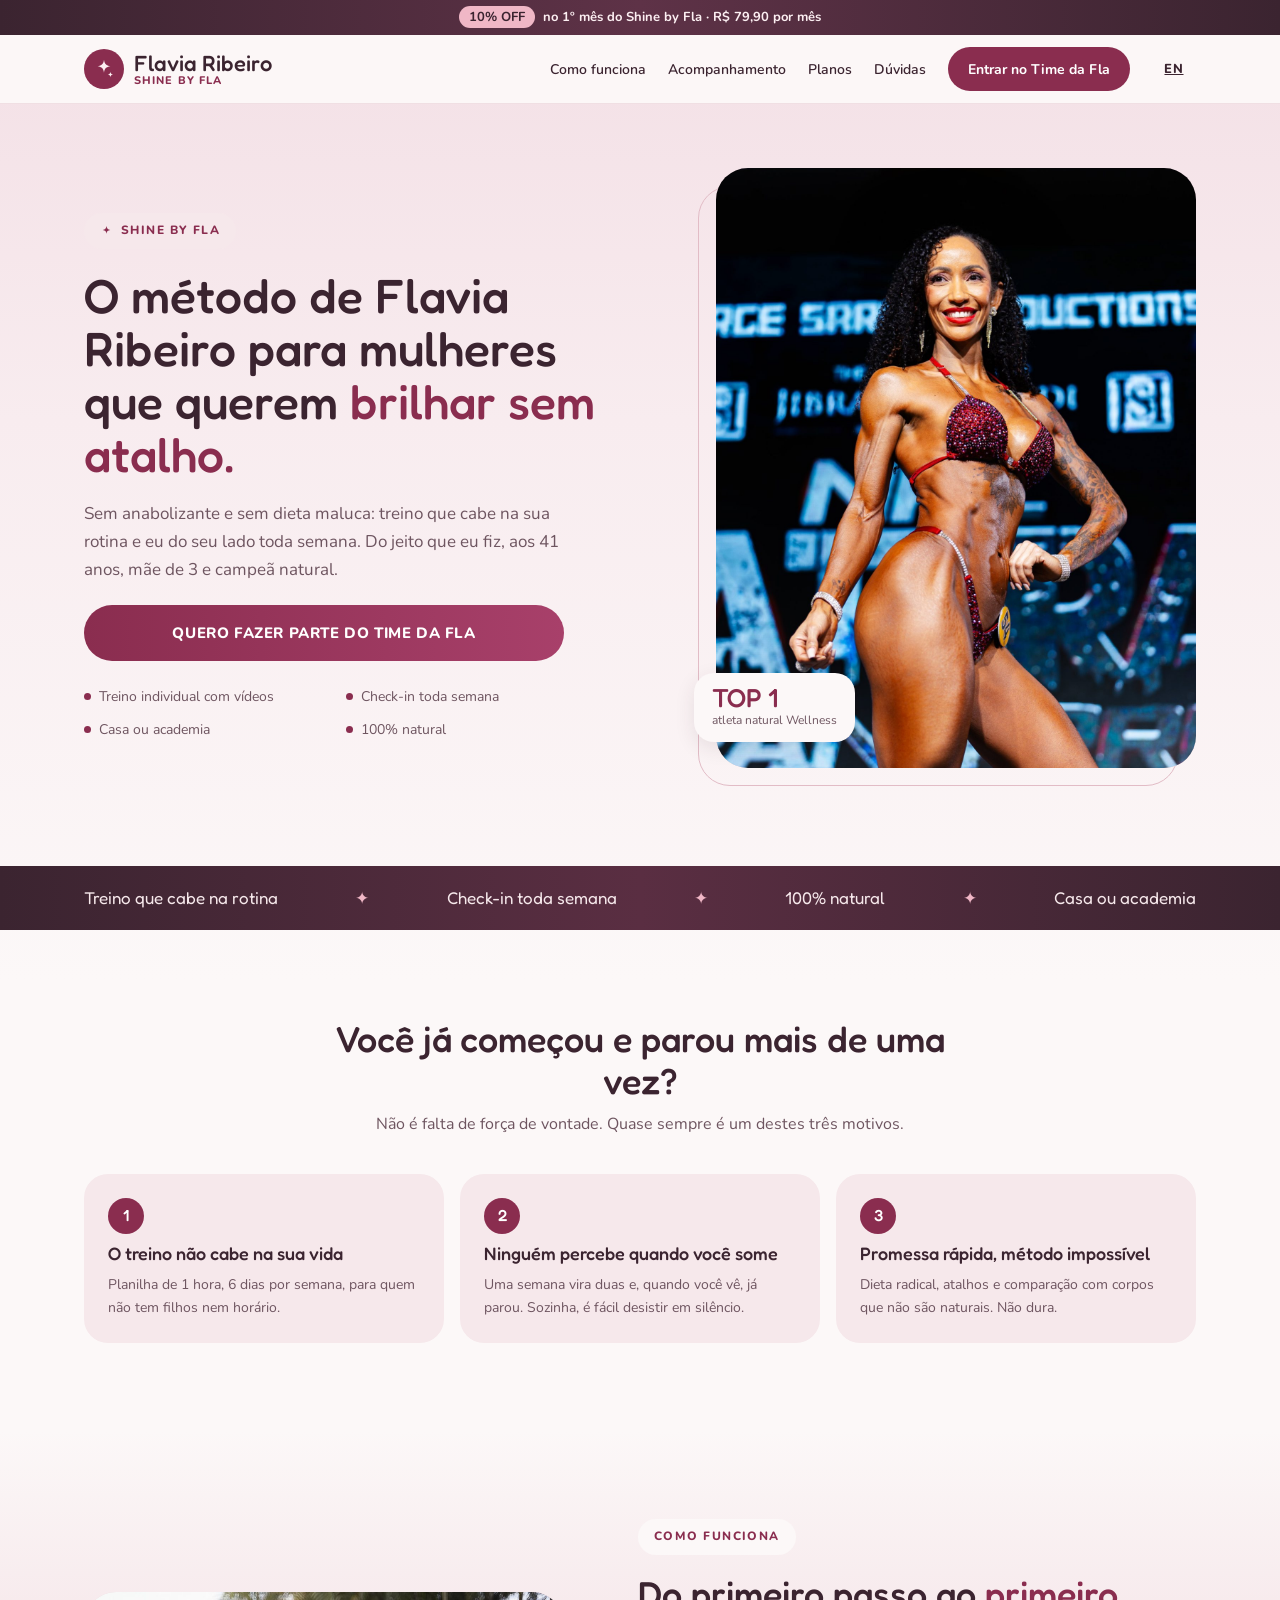
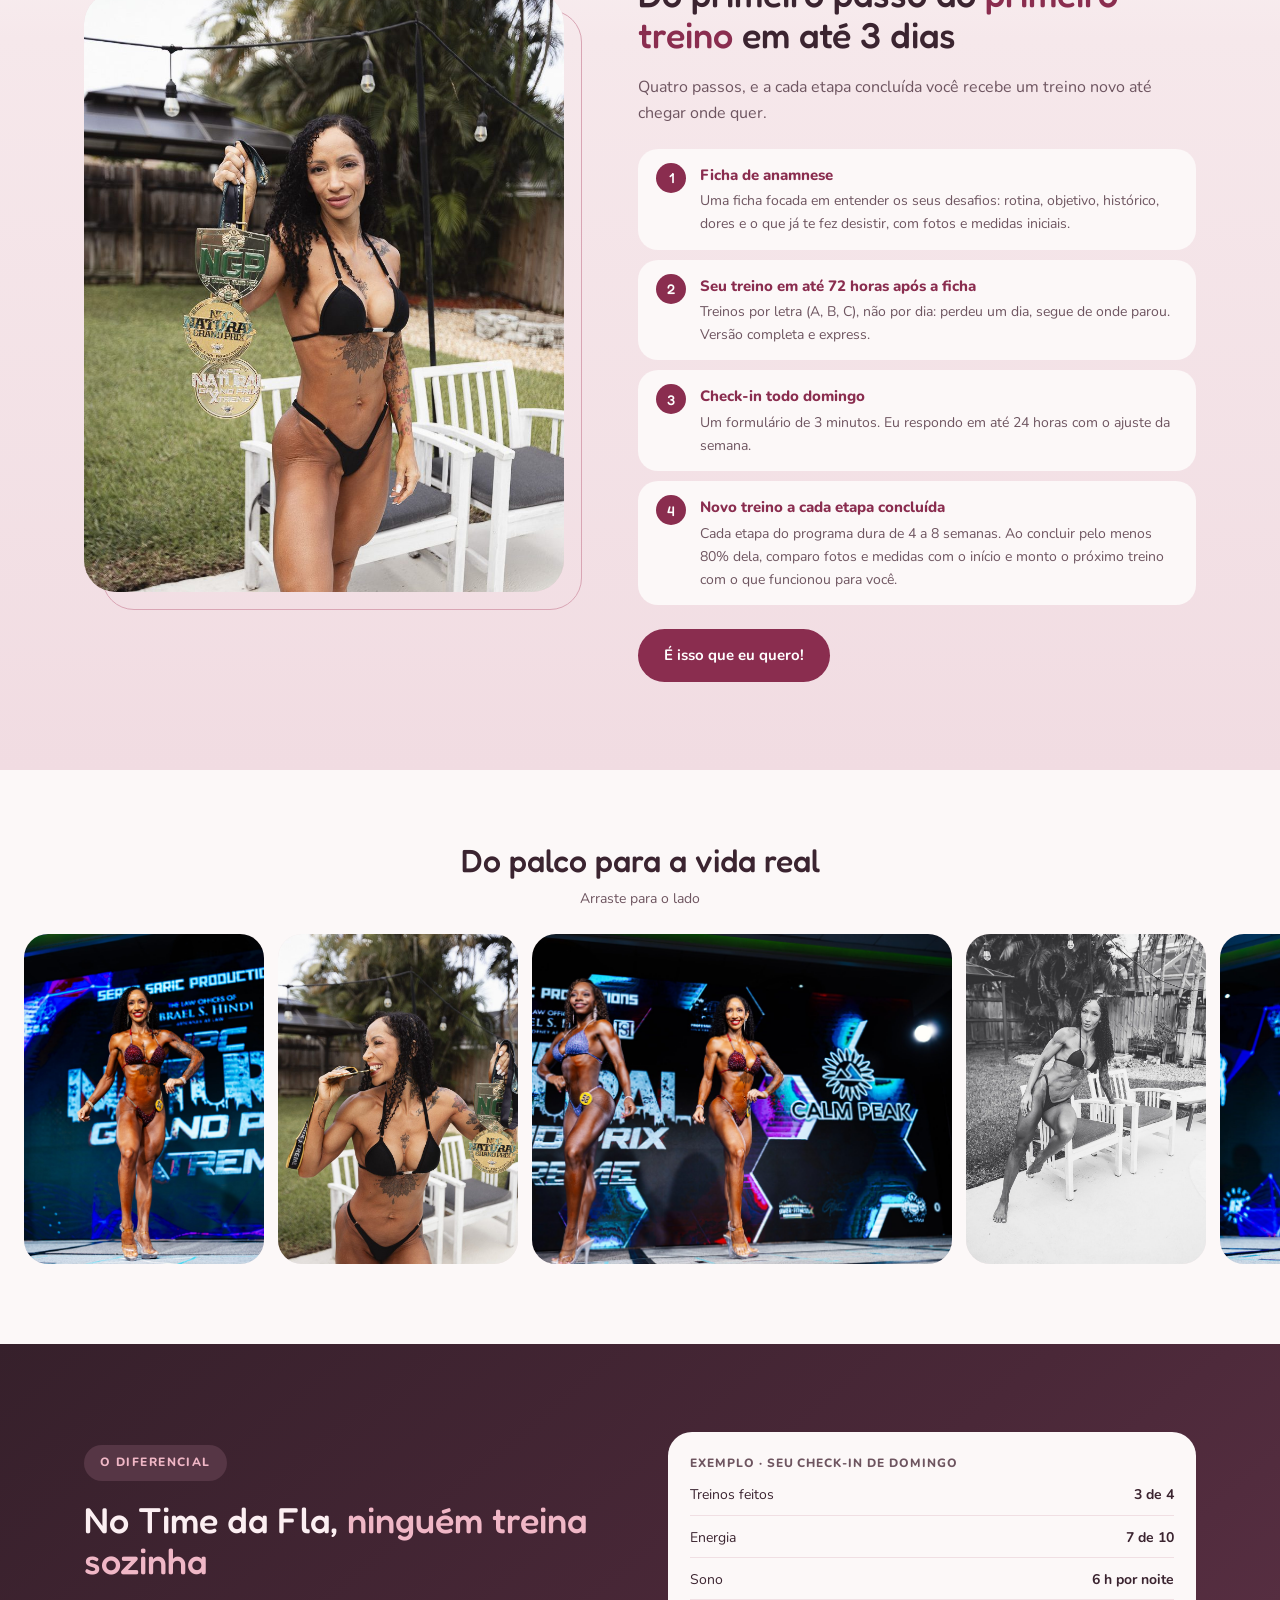
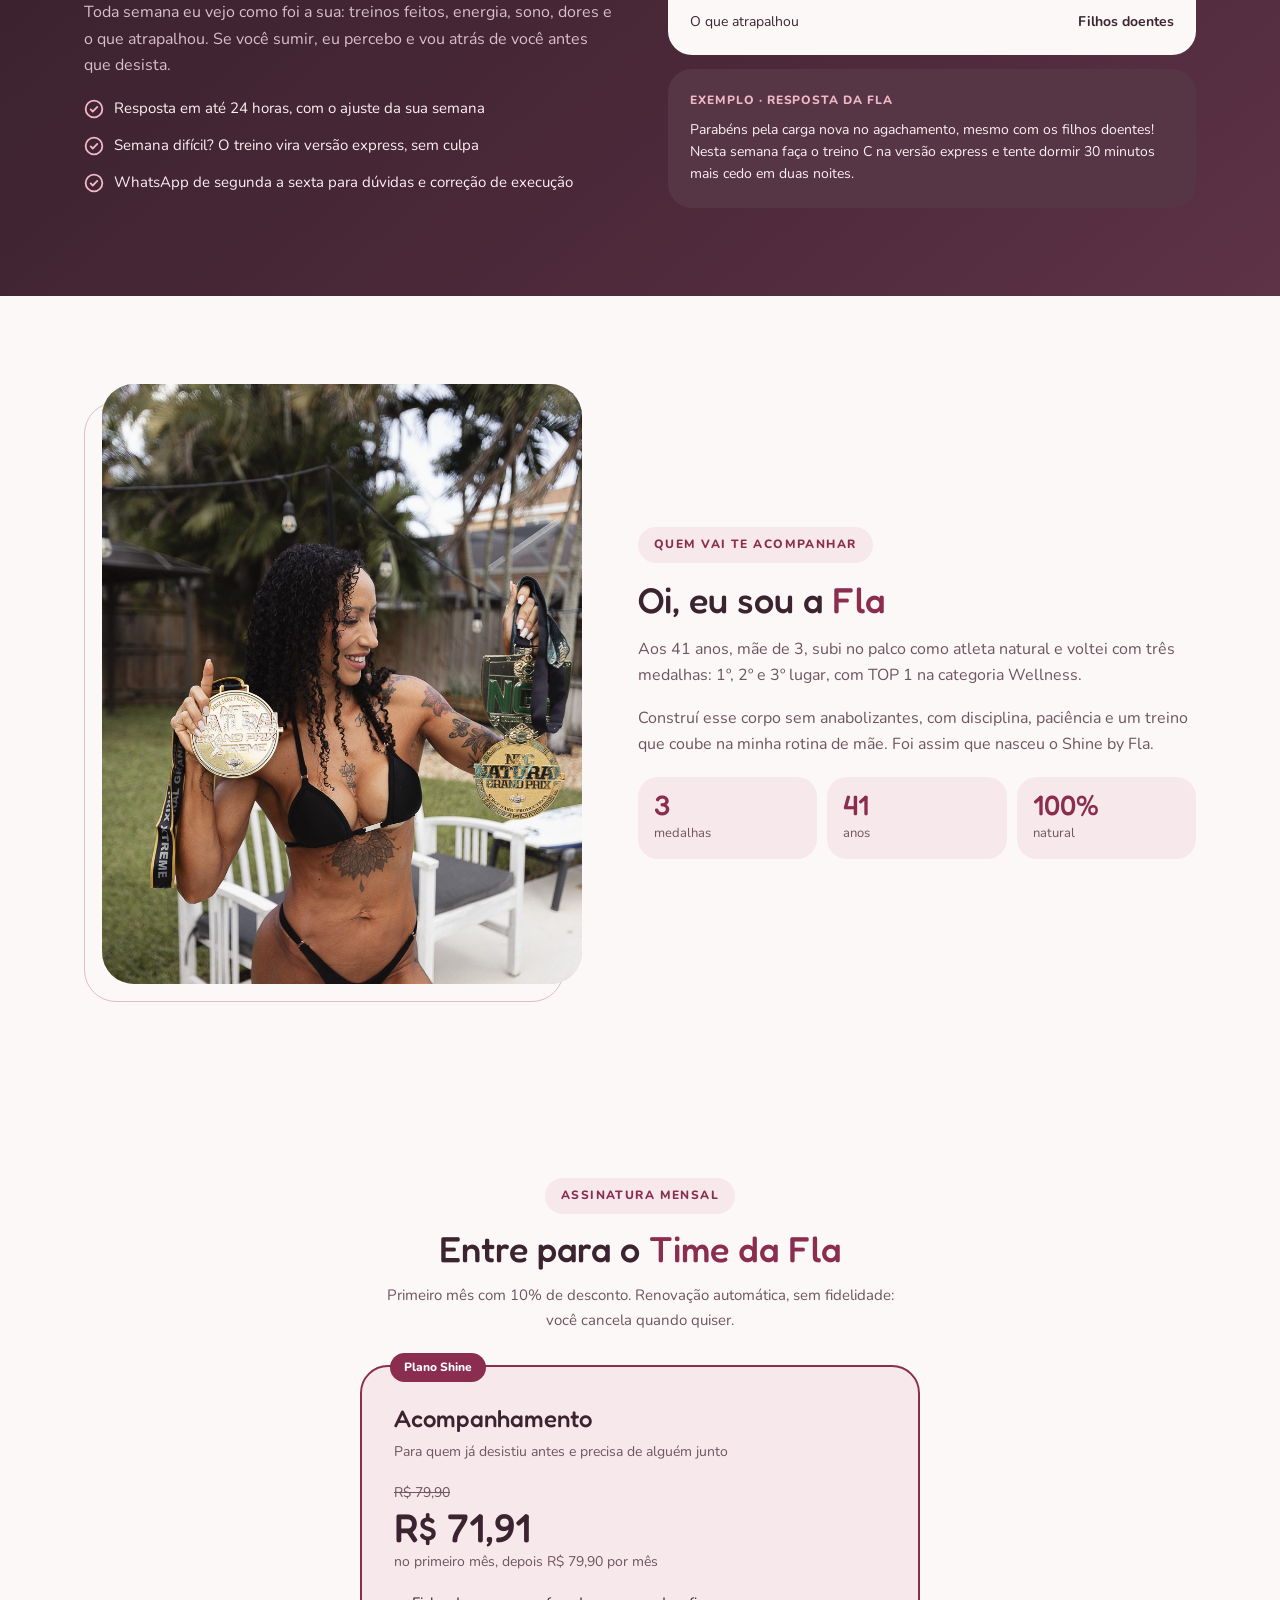
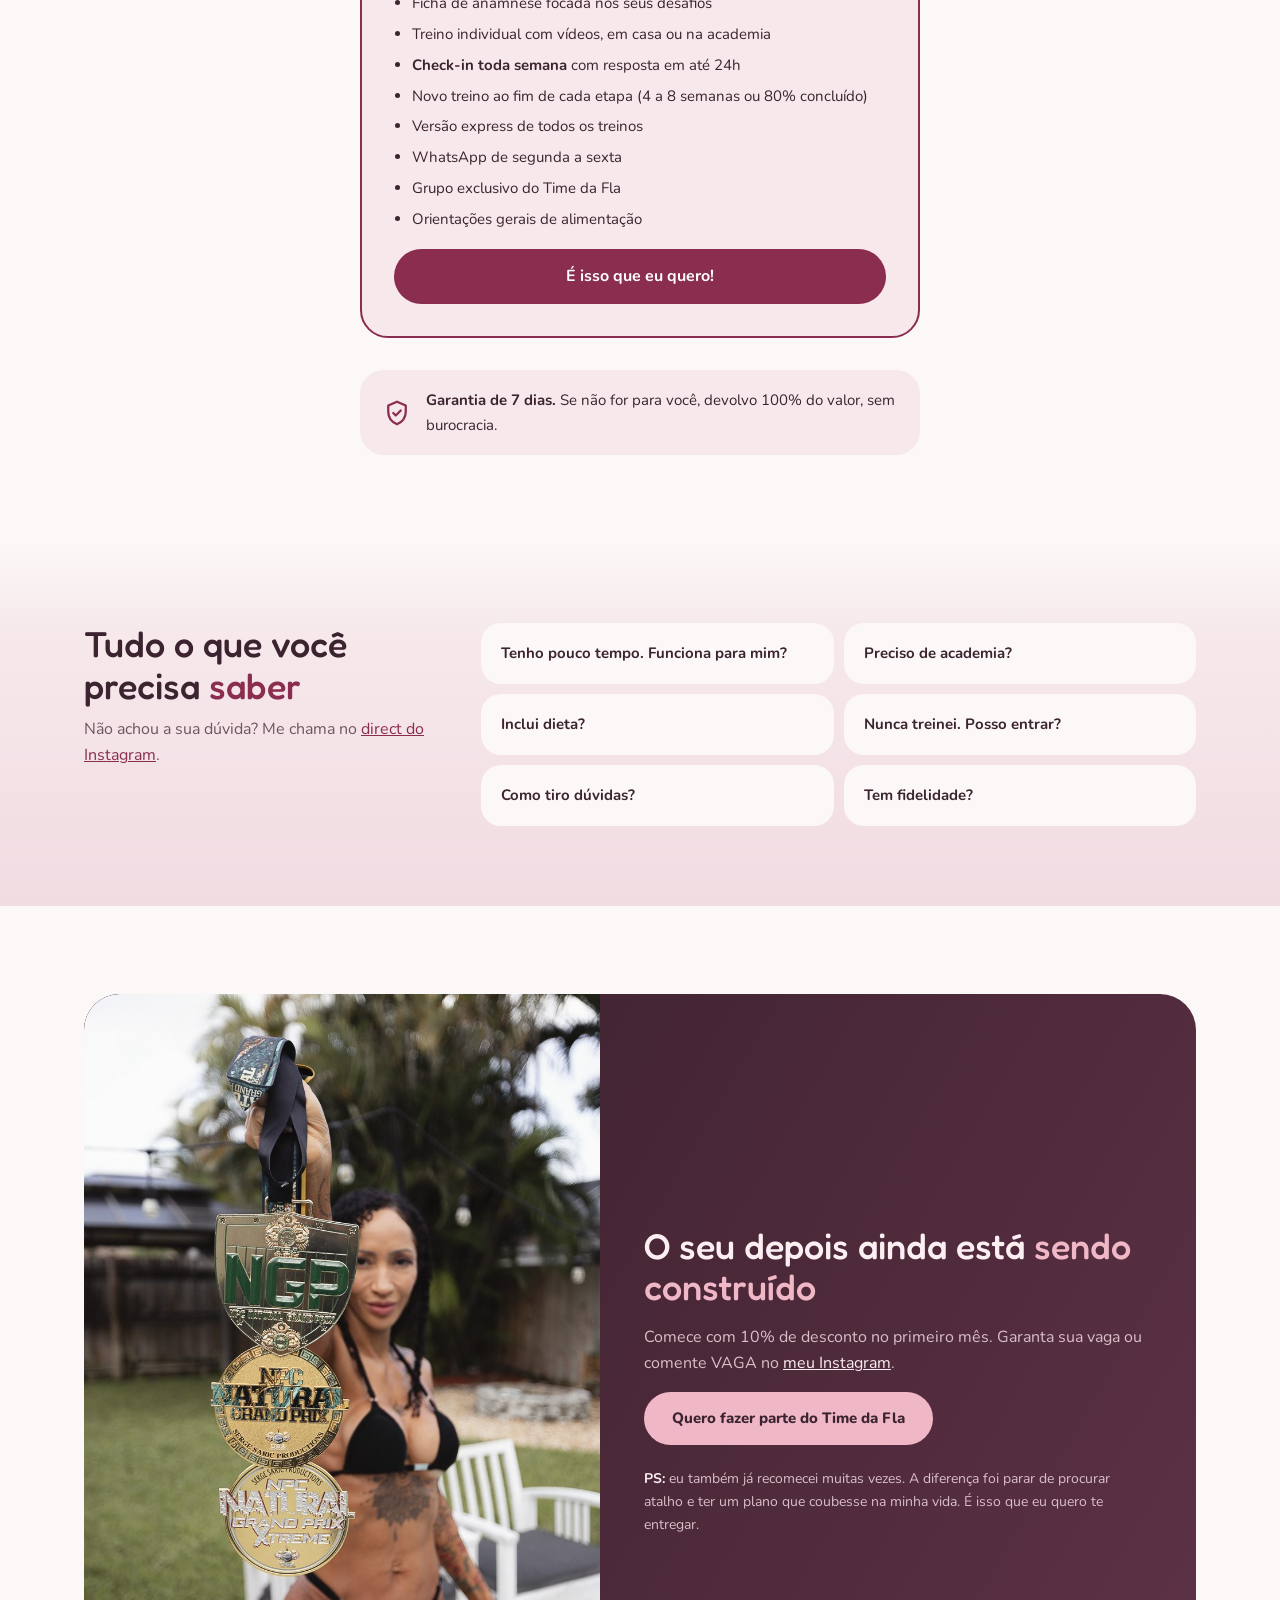
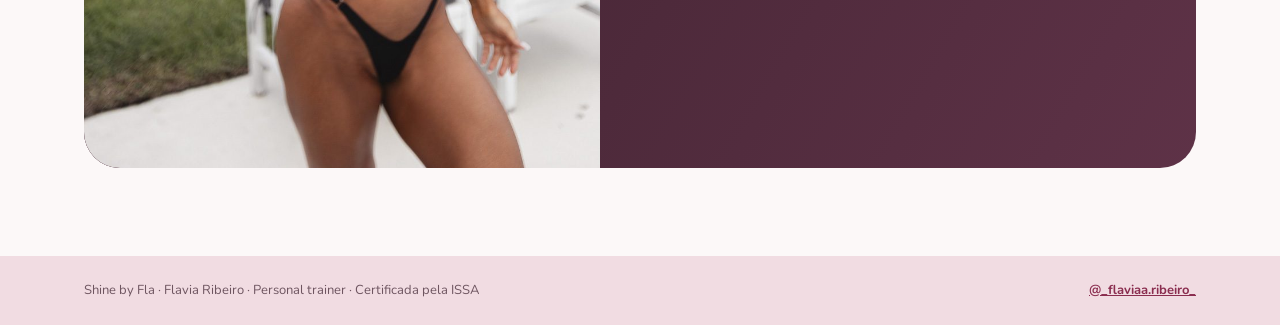
<file: index.html>
<!doctype html>
<html lang="pt-BR">
<head>
  <meta charset="utf-8">
  <meta name="viewport" content="width=device-width, initial-scale=1">
  <title>Shine by Fla · Flavia Ribeiro</title>
  <meta name="description" content="O método de Flavia Ribeiro para mulheres que querem brilhar sem atalho: treino que cabe na sua rotina, check-in toda semana e 100% natural.">
  <meta name="author" content="Flavia Ribeiro">
  <script>if (new URLSearchParams(location.search).get('lang') === 'en') location.replace('/en/');</script>
  <meta name="theme-color" content="#FCF8F8">

  <meta name="robots" content="index, follow, max-image-preview:large">

  <meta property="og:site_name" content="Shine by Fla">
  <meta property="og:title" content="Shine by Fla · Flavia Ribeiro">
  <meta property="og:description" content="Sem anabolizante e sem dieta maluca: treino que cabe na sua rotina e acompanhamento toda semana.">
  <meta property="og:type" content="website">
  <meta property="og:locale" content="pt_BR">
  <meta property="og:locale:alternate" content="en_US">
  <meta property="og:url" content="https://flaribeiro.com/">
  <meta property="og:image" content="https://flaribeiro.com/images/og.jpg">
  <meta property="og:image:type" content="image/jpeg">
  <meta property="og:image:width" content="1200">
  <meta property="og:image:height" content="630">
  <meta property="og:image:alt" content="Flavia Ribeiro sorrindo no palco do Grand Prix">
  <meta name="twitter:card" content="summary_large_image">
  <meta name="twitter:title" content="Shine by Fla · Flavia Ribeiro">
  <meta name="twitter:description" content="Sem anabolizante e sem dieta maluca: treino que cabe na sua rotina e acompanhamento toda semana.">
  <meta name="twitter:image" content="https://flaribeiro.com/images/og.jpg">
  <meta name="twitter:image:alt" content="Flavia Ribeiro sorrindo no palco do Grand Prix">

  <link rel="canonical" href="https://flaribeiro.com/">
  <link rel="alternate" hreflang="pt-BR" href="https://flaribeiro.com/">
  <link rel="alternate" hreflang="en" href="https://flaribeiro.com/en/">
  <link rel="alternate" hreflang="x-default" href="https://flaribeiro.com/">
  <link rel="icon" type="image/svg+xml" href="favicon.svg">
  <link rel="apple-touch-icon" href="apple-touch-icon.png">
  <link rel="preload" as="image" href="images/hero-palco.jpg" fetchpriority="high">

  <script type="application/ld+json">
  {
    "@context": "https://schema.org",
    "@graph": [
      {
        "@type": "WebSite",
        "@id": "https://flaribeiro.com/#website",
        "url": "https://flaribeiro.com/",
        "name": "Shine by Fla",
        "inLanguage": "pt-BR",
        "publisher": { "@id": "https://flaribeiro.com/#flavia" }
      },
      {
        "@type": "Person",
        "@id": "https://flaribeiro.com/#flavia",
        "name": "Flavia Ribeiro",
        "jobTitle": "Personal trainer",
        "description": "Personal trainer certificada pela ISSA.",
        "url": "https://flaribeiro.com/",
        "image": "https://flaribeiro.com/images/hero-palco.jpg",
        "sameAs": ["https://www.instagram.com/_flaviaa.ribeiro_/"]
      },
      {
        "@type": "Service",
        "@id": "https://flaribeiro.com/#servico",
        "name": "Shine by Fla",
        "serviceType": "Consultoria de treino online",
        "description": "Assinatura mensal com treino individual em vídeo, check-in toda semana e acompanhamento, em casa ou na academia.",
        "url": "https://flaribeiro.com/",
        "image": "https://flaribeiro.com/images/hero-palco.jpg",
        "provider": { "@id": "https://flaribeiro.com/#flavia" },
        "offers": [
          {
            "@type": "Offer",
            "name": "Acompanhamento",
            "price": "79.90",
            "priceCurrency": "BRL",
            "url": "https://flaribeiro.com/#planos",
            "priceSpecification": {
              "@type": "UnitPriceSpecification",
              "price": "79.90",
              "priceCurrency": "BRL",
              "unitCode": "MON"
            }
          }
        ]
      },
      {
        "@type": "FAQPage",
        "@id": "https://flaribeiro.com/#duvidas",
        "inLanguage": "pt-BR",
        "mainEntity": [
          { "@type": "Question", "name": "Tenho pouco tempo. Funciona para mim?", "acceptedAnswer": { "@type": "Answer", "text": "Sim. Todo treino tem versão express, e o treino é por letra: perdeu um dia, segue de onde parou." } },
          { "@type": "Question", "name": "Preciso de academia?", "acceptedAnswer": { "@type": "Answer", "text": "Não. Monto o treino com o que você tem, em casa ou na academia." } },
          { "@type": "Question", "name": "Inclui dieta?", "acceptedAnswer": { "@type": "Answer", "text": "Você recebe orientações gerais de alimentação. Plano alimentar individual é feito por nutricionista." } },
          { "@type": "Question", "name": "Nunca treinei. Posso entrar?", "acceptedAnswer": { "@type": "Answer", "text": "Pode. A ficha de anamnese define o seu nível, e os vídeos mostram cada exercício." } },
          { "@type": "Question", "name": "Como tiro dúvidas?", "acceptedAnswer": { "@type": "Answer", "text": "Pelo WhatsApp, de segunda a sexta. Pode mandar vídeo do exercício para eu corrigir." } },
          { "@type": "Question", "name": "Tem fidelidade?", "acceptedAnswer": { "@type": "Answer", "text": "Não. A assinatura é mensal, com renovação automática, e você cancela quando quiser." } }
        ]
      }
    ]
  }
  </script>

  <link rel="preconnect" href="https://fonts.googleapis.com">
  <link rel="preconnect" href="https://fonts.gstatic.com" crossorigin>
  <link href="https://fonts.googleapis.com/css2?family=Fredoka:wght@400;500;600&family=Nunito:wght@400;500;600;700;800&display=swap" rel="stylesheet">

  <link rel="stylesheet" href="styles.css">

  <script async src="https://www.googletagmanager.com/gtag/js?id=G-E8Y16LYH1F"></script>
  <script>
    window.dataLayer = window.dataLayer || [];
    function gtag(){dataLayer.push(arguments);}
    gtag('js', new Date());
    gtag('config', 'G-E8Y16LYH1F');
  </script>
</head>
<body>
  <a class="skip-link" href="#topo">Ir para o conteúdo</a>

  <svg width="0" height="0" style="position:absolute" aria-hidden="true">
    <symbol id="i-sparkle" viewBox="0 0 24 24"><path d="M12 2c.6 4.6 2.4 6.4 7 7-4.6.6-6.4 2.4-7 7-.6-4.6-2.4-6.4-7-7 4.6-.6 6.4-2.4 7-7z"/></symbol>
    <symbol id="i-sparkles" viewBox="0 0 24 24"><path d="M12 2c.6 4.6 2.4 6.4 7 7-4.6.6-6.4 2.4-7 7-.6-4.6-2.4-6.4-7-7 4.6-.6 6.4-2.4 7-7z"/><path d="M19 15c.3 2 1 2.7 3 3-2 .3-2.7 1-3 3-.3-2-1-2.7-3-3 2-.3 2.7-1 3-3z"/></symbol>
    <symbol id="i-check" viewBox="0 0 24 24"><circle cx="12" cy="12" r="10"/><path d="M8 12.5l2.5 2.5L16 9.5"/></symbol>
  </svg>

  <div class="page">

    <header class="site-header">
      <div class="promo"><span class="promo__tag">10% OFF</span>no 1º mês do Shine by Fla · R$ 79,90 por mês</div>
      <div class="site-header__bar">
        <a class="brand" href="#topo">
          <span class="brand__mark"><svg aria-hidden="true" width="22" height="22"><use href="#i-sparkles"/></svg></span>
          <span class="brand__text">
            <span class="brand__name">Flavia Ribeiro</span>
            <span class="brand__sub">SHINE BY FLA</span>
          </span>
        </a>
        <nav class="site-nav" aria-label="Seções">
          <a class="site-nav__link" href="#como-funciona">Como funciona</a>
          <a class="site-nav__link" href="#acompanhamento">Acompanhamento</a>
          <a class="site-nav__link" href="#planos">Planos</a>
          <a class="site-nav__link" href="#duvidas">Dúvidas</a>
          <a class="btn btn--accent btn--nav" href="#planos">Entrar no Time da Fla</a>
          <a class="lang-link" href="en/" hreflang="en" lang="en" aria-label="Read this page in English">EN</a>
        </nav>
      </div>
    </header>

    <main>

      <section id="topo" class="wrap split hero">
        <div class="split__text split__text--wide hero__copy">
          <p class="pill pill--soft pill--icon"><svg aria-hidden="true" width="13" height="13"><use href="#i-sparkle"/></svg>SHINE BY FLA</p>
          <h1>O método de Flavia Ribeiro para mulheres que querem <span class="hl">brilhar sem atalho.</span></h1>
          <p class="hero__lede">Sem anabolizante e sem dieta maluca: treino que cabe na sua rotina e eu do seu lado toda semana. Do jeito que eu fiz, aos 41 anos, mãe de 3 e campeã natural.</p>
          <a class="btn btn--hero" href="#planos">QUERO FAZER PARTE DO TIME DA FLA</a>
          <ul class="hero__points">
            <li>Treino individual com vídeos</li>
            <li>Check-in toda semana</li>
            <li>Casa ou academia</li>
            <li>100% natural</li>
          </ul>
        </div>
        <div class="framed framed--left">
          <div class="framed__line" aria-hidden="true"></div>
          <img src="images/hero-palco.jpg" alt="Flavia Ribeiro sorrindo no palco do Grand Prix" width="1350" height="1800" style="object-position: center 22%" fetchpriority="high" decoding="async">
          <div class="badge">
            <span class="badge__title">TOP 1</span>
            <span class="badge__sub">atleta natural Wellness</span>
          </div>
        </div>
      </section>

      <section class="pillars" aria-label="Pilares do Shine by Fla">
        <div class="wrap pillars__row">
          <span>Treino que cabe na rotina</span>
          <span class="pillars__star" aria-hidden="true">✦</span>
          <span>Check-in toda semana</span>
          <span class="pillars__star" aria-hidden="true">✦</span>
          <span>100% natural</span>
          <span class="pillars__star" aria-hidden="true">✦</span>
          <span>Casa ou academia</span>
        </div>
      </section>

      <section class="wrap section pain">
        <div class="section-head">
          <h2>Você já começou e parou mais de uma vez?</h2>
          <p>Não é falta de força de vontade. Quase sempre é um destes três motivos.</p>
        </div>
        <div class="pain__grid">
          <div class="pain__card">
            <p class="num num--lg">1</p>
            <h3>O treino não cabe na sua vida</h3>
            <p>Planilha de 1 hora, 6 dias por semana, para quem não tem filhos nem horário.</p>
          </div>
          <div class="pain__card">
            <p class="num num--lg">2</p>
            <h3>Ninguém percebe quando você some</h3>
            <p>Uma semana vira duas e, quando você vê, já parou. Sozinha, é fácil desistir em silêncio.</p>
          </div>
          <div class="pain__card">
            <p class="num num--lg">3</p>
            <h3>Promessa rápida, método impossível</h3>
            <p>Dieta radical, atalhos e comparação com corpos que não são naturais. Não dura.</p>
          </div>
        </div>
      </section>

      <section id="como-funciona" class="how">
        <div class="wrap split split--reverse section">
          <div class="framed framed--right">
            <div class="framed__line" aria-hidden="true"></div>
            <img src="images/como-funciona-medalhas.jpg" alt="Flavia segurando as três medalhas do Grand Prix" width="900" height="1350" style="object-position: center 28%" loading="lazy" decoding="async">
          </div>
          <div class="split__text split__text--wide stack-18">
            <p class="pill pill--light">COMO FUNCIONA</p>
            <h2>Do primeiro passo ao <span class="hl">primeiro treino</span> em até 3 dias</h2>
            <p class="muted">Quatro passos, e a cada etapa concluída você recebe um treino novo até chegar onde quer.</p>
            <ol class="steps">
              <li class="step">
                <span class="num">1</span>
                <div><h3>Ficha de anamnese</h3><p>Uma ficha focada em entender os seus desafios: rotina, objetivo, histórico, dores e o que já te fez desistir, com fotos e medidas iniciais.</p></div>
              </li>
              <li class="step">
                <span class="num">2</span>
                <div><h3>Seu treino em até 72 horas após a ficha</h3><p>Treinos por letra (A, B, C), não por dia: perdeu um dia, segue de onde parou. Versão completa e express.</p></div>
              </li>
              <li class="step">
                <span class="num">3</span>
                <div><h3>Check-in todo domingo</h3><p>Um formulário de 3 minutos. Eu respondo em até 24 horas com o ajuste da semana.</p></div>
              </li>
              <li class="step">
                <span class="num">4</span>
                <div><h3>Novo treino a cada etapa concluída</h3><p>Cada etapa do programa dura de 4 a 8 semanas. Ao concluir pelo menos 80% dela, comparo fotos e medidas com o início e monto o próximo treino com o que funcionou para você.</p></div>
              </li>
            </ol>
            <a class="btn btn--accent btn--inline" href="#planos">É isso que eu quero!</a>
          </div>
        </div>
      </section>

      <section class="gallery" aria-labelledby="galeria-titulo">
        <div class="wrap section-head section-head--tight">
          <h2 id="galeria-titulo" class="h2--sm">Do palco para a vida real</h2>
          <p class="small">Arraste para o lado</p>
        </div>
        <div class="rail" tabindex="0" role="group" aria-labelledby="galeria-titulo">
          <div class="rail__track">
            <img src="images/galeria-1.jpg" alt="Flavia de frente no palco do NPC Natural Grand Prix" width="1350" height="1800" style="object-position: center 35%" loading="lazy" decoding="async">
            <img src="images/galeria-2.jpg" alt="Flavia mordendo a medalha, sorrindo" width="900" height="1350" style="object-position: center 25%" loading="lazy" decoding="async">
            <img class="rail__wide" src="images/galeria-3.jpg" alt="Flavia na comparação de palco" width="1800" height="1350" style="object-position: 78% center" loading="lazy" decoding="async">
            <img src="images/galeria-4.jpg" alt="Flavia em foto preto e branco no quintal" width="900" height="1350" style="object-position: center 40%" loading="lazy" decoding="async">
            <img src="images/galeria-7.jpg" alt="Flavia em pose de costas no palco" width="1350" height="1800" style="object-position: center 35%" loading="lazy" decoding="async">
            <img src="images/galeria-8.jpg" alt="Flavia caminhando no palco" width="1350" height="1800" style="object-position: center 40%" loading="lazy" decoding="async">
          </div>
        </div>
      </section>

      <section id="acompanhamento" class="coach">
        <div class="wrap split section">
          <div class="split__text stack-18">
            <p class="pill pill--dark">O DIFERENCIAL</p>
            <h2>No Time da Fla, <span class="hl-light">ninguém treina sozinha</span></h2>
            <p class="coach__lede">Toda semana eu vejo como foi a sua: treinos feitos, energia, sono, dores e o que atrapalhou. Se você sumir, eu percebo e vou atrás de você antes que desista.</p>
            <ul class="coach__list">
              <li><svg aria-hidden="true" width="20" height="20"><use href="#i-check"/></svg><span>Resposta em até 24 horas, com o ajuste da sua semana</span></li>
              <li><svg aria-hidden="true" width="20" height="20"><use href="#i-check"/></svg><span>Semana difícil? O treino vira versão express, sem culpa</span></li>
              <li><svg aria-hidden="true" width="20" height="20"><use href="#i-check"/></svg><span>WhatsApp de segunda a sexta para dúvidas e correção de execução</span></li>
            </ul>
          </div>
          <div class="split__text coach__cards">
            <div class="checkin">
              <p class="card-label">Exemplo · seu check-in de domingo</p>
              <div class="checkin__row"><span>Treinos feitos</span><strong>3 de 4</strong></div>
              <div class="checkin__row"><span>Energia</span><strong>7 de 10</strong></div>
              <div class="checkin__row"><span>Sono</span><strong>6 h por noite</strong></div>
              <div class="checkin__row"><span>O que atrapalhou</span><strong>Filhos doentes</strong></div>
            </div>
            <div class="reply">
              <p class="card-label">Exemplo · resposta da Fla</p>
              <p>Parabéns pela carga nova no agachamento, mesmo com os filhos doentes! Nesta semana faça o treino C na versão express e tente dormir 30 minutos mais cedo em duas noites.</p>
            </div>
          </div>
        </div>
      </section>

      <section class="wrap split section about">
        <div class="framed framed--left">
          <div class="framed__line" aria-hidden="true"></div>
          <img src="images/sobre-medalhas.jpg" alt="Flavia sorrindo com as medalhas no quintal de casa" width="900" height="1350" style="object-position: 52% 30%" loading="lazy" decoding="async">
        </div>
        <div class="split__text split__text--wide stack-16">
          <p class="pill pill--soft">QUEM VAI TE ACOMPANHAR</p>
          <h2>Oi, eu sou a <span class="hl">Fla</span></h2>
          <p class="muted">Aos 41 anos, mãe de 3, subi no palco como atleta natural e voltei com três medalhas: 1º, 2º e 3º lugar, com TOP 1 na categoria Wellness.</p>
          <p class="muted">Construí esse corpo sem anabolizantes, com disciplina, paciência e um treino que coube na minha rotina de mãe. Foi assim que nasceu o Shine by Fla.</p>
          <div class="stats">
            <div class="stat"><p class="stat__value">3</p><p class="stat__label">medalhas</p></div>
            <div class="stat"><p class="stat__value">41</p><p class="stat__label">anos</p></div>
            <div class="stat"><p class="stat__value">100%</p><p class="stat__label">natural</p></div>
          </div>
        </div>
      </section>

      <!--
        DEPOIMENTOS: desativado até termos conteúdo real e autorizado.
        Para ativar, remova este comentário e troque cada item entre colchetes.

      <section class="proof" aria-labelledby="depoimentos-titulo">
        <div class="wrap section-head section-head--tight">
          <h2 id="depoimentos-titulo">Elas começaram de onde <span class="hl">você está</span></h2>
          <p>Resultados do Time da Fla</p>
        </div>
        <div class="rail" tabindex="0" role="group" aria-labelledby="depoimentos-titulo">
          <div class="rail__track">
            <div class="proof__card">
              <img src="images/[FOTO-1].jpg" alt="[Antes e depois de NOME]" width="120" height="120">
              <p>[DEPOIMENTO 1: nome, idade, rotina, semanas e resultado]</p>
            </div>
            <div class="proof__card">
              <img src="images/[FOTO-2].jpg" alt="[Antes e depois de NOME]" width="120" height="120">
              <p>[DEPOIMENTO 2: com autorização da aluna]</p>
            </div>
            <div class="proof__card">
              <img src="images/[PRINT].jpg" alt="[Mensagem de NOME]" width="120" height="120">
              <p>[DEPOIMENTO 3: print de mensagem de aluna]</p>
            </div>
          </div>
        </div>
      </section>
      -->

      <section id="planos" class="plans">
        <div class="plans__head">
          <p class="pill pill--soft">ASSINATURA MENSAL</p>
          <h2>Entre para o <span class="hl">Time da Fla</span></h2>
          <p>Primeiro mês com 10% de desconto. Renovação automática, sem fidelidade: você cancela quando quiser.</p>
        </div>
        <div class="plans__grid plans__grid--single">
          <div class="plan plan--featured">
            <p class="plan__flag">Plano Shine</p>
            <div>
              <h3>Acompanhamento</h3>
              <p class="plan__for">Para quem já desistiu antes e precisa de alguém junto</p>
            </div>
            <div>
              <p class="plan__note"><s>R$ 79,90</s></p>
              <p class="plan__price">R$ 71,91</p>
              <p class="plan__note">no primeiro mês, depois R$ 79,90 por mês</p>
            </div>
            <ul class="plan__list">
              <li>Ficha de anamnese focada nos seus desafios</li>
              <li>Treino individual com vídeos, em casa ou na academia</li>
              <li><strong>Check-in toda semana</strong> com resposta em até 24h</li>
              <li>Novo treino ao fim de cada etapa (4 a 8 semanas ou 80% concluído)</li>
              <li>Versão express de todos os treinos</li>
              <li>WhatsApp de segunda a sexta</li>
              <li>Grupo exclusivo do Time da Fla</li>
              <li>Orientações gerais de alimentação</li>
            </ul>
            <!-- Trocar pelo link de pagamento da assinatura quando o checkout estiver pronto. -->
            <a class="btn btn--accent btn--plan" href="https://wa.me/17543263220?text=Oi%20Fla!%20Quero%20assinar%20o%20plano%20Acompanhamento%20do%20Time%20da%20Fla." rel="noopener">É isso que eu quero!</a>
          </div>
        </div>
        <div class="guarantee">
          <svg aria-hidden="true" width="30" height="30" viewBox="0 0 24 24" fill="none" stroke="#8A2D4F" stroke-width="1.8" stroke-linecap="round" stroke-linejoin="round"><path d="M12 3l7 3v5c0 5-3.5 8.5-7 10-3.5-1.5-7-5-7-10V6l7-3z"/><path d="M9 12l2 2 4-4"/></svg>
          <p><strong>Garantia de 7 dias.</strong> Se não for para você, devolvo 100% do valor, sem burocracia.</p>
        </div>
      </section>

      <section id="duvidas" class="faq">
        <div class="wrap faq__inner">
          <div class="faq__intro">
            <h2>Tudo o que você precisa <span class="hl">saber</span></h2>
            <p class="muted">Não achou a sua dúvida? Me chama no <a href="https://www.instagram.com/_flaviaa.ribeiro_/" rel="noopener">direct do Instagram</a>.</p>
          </div>
          <div class="faq__list">
            <details><summary>Tenho pouco tempo. Funciona para mim?</summary><p>Sim. Todo treino tem versão express, e o treino é por letra: perdeu um dia, segue de onde parou.</p></details>
            <details><summary>Preciso de academia?</summary><p>Não. Monto o treino com o que você tem, em casa ou na academia.</p></details>
            <details><summary>Inclui dieta?</summary><p>Você recebe orientações gerais de alimentação. Plano alimentar individual é feito por nutricionista.</p></details>
            <details><summary>Nunca treinei. Posso entrar?</summary><p>Pode. A ficha de anamnese define o seu nível, e os vídeos mostram cada exercício.</p></details>
            <details><summary>Como tiro dúvidas?</summary><p>Pelo WhatsApp, de segunda a sexta. Pode mandar vídeo do exercício para eu corrigir.</p></details>
            <details><summary>Tem fidelidade?</summary><p>Não. A assinatura é mensal, com renovação automática, e você cancela quando quiser.</p></details>
          </div>
        </div>
      </section>

      <section class="wrap section">
        <div class="final">
          <img src="images/cta-medalhas.jpg" alt="Flavia erguendo as medalhas em primeiro plano" width="900" height="1350" loading="lazy" decoding="async">
          <div class="final__copy">
            <h2>O seu depois ainda está <span class="hl-light">sendo construído</span></h2>
            <p>Comece com 10% de desconto no primeiro mês. Garanta sua vaga ou comente VAGA no <a href="https://www.instagram.com/_flaviaa.ribeiro_/" rel="noopener">meu Instagram</a>.</p>
            <a class="btn btn--rose" href="#planos">Quero fazer parte do Time da Fla</a>
            <p class="final__ps"><strong>PS:</strong> eu também já recomecei muitas vezes. A diferença foi parar de procurar atalho e ter um plano que coubesse na minha vida. É isso que eu quero te entregar.</p>
          </div>
        </div>
      </section>

    </main>

    <footer class="site-footer">
      <div class="wrap site-footer__row">
        <span>Shine by Fla · Flavia Ribeiro · Personal trainer · Certificada pela ISSA</span>
        <a href="https://www.instagram.com/_flaviaa.ribeiro_/" rel="noopener">@_flaviaa.ribeiro_</a>
      </div>
    </footer>

  </div>
</body>
</html>
</file>
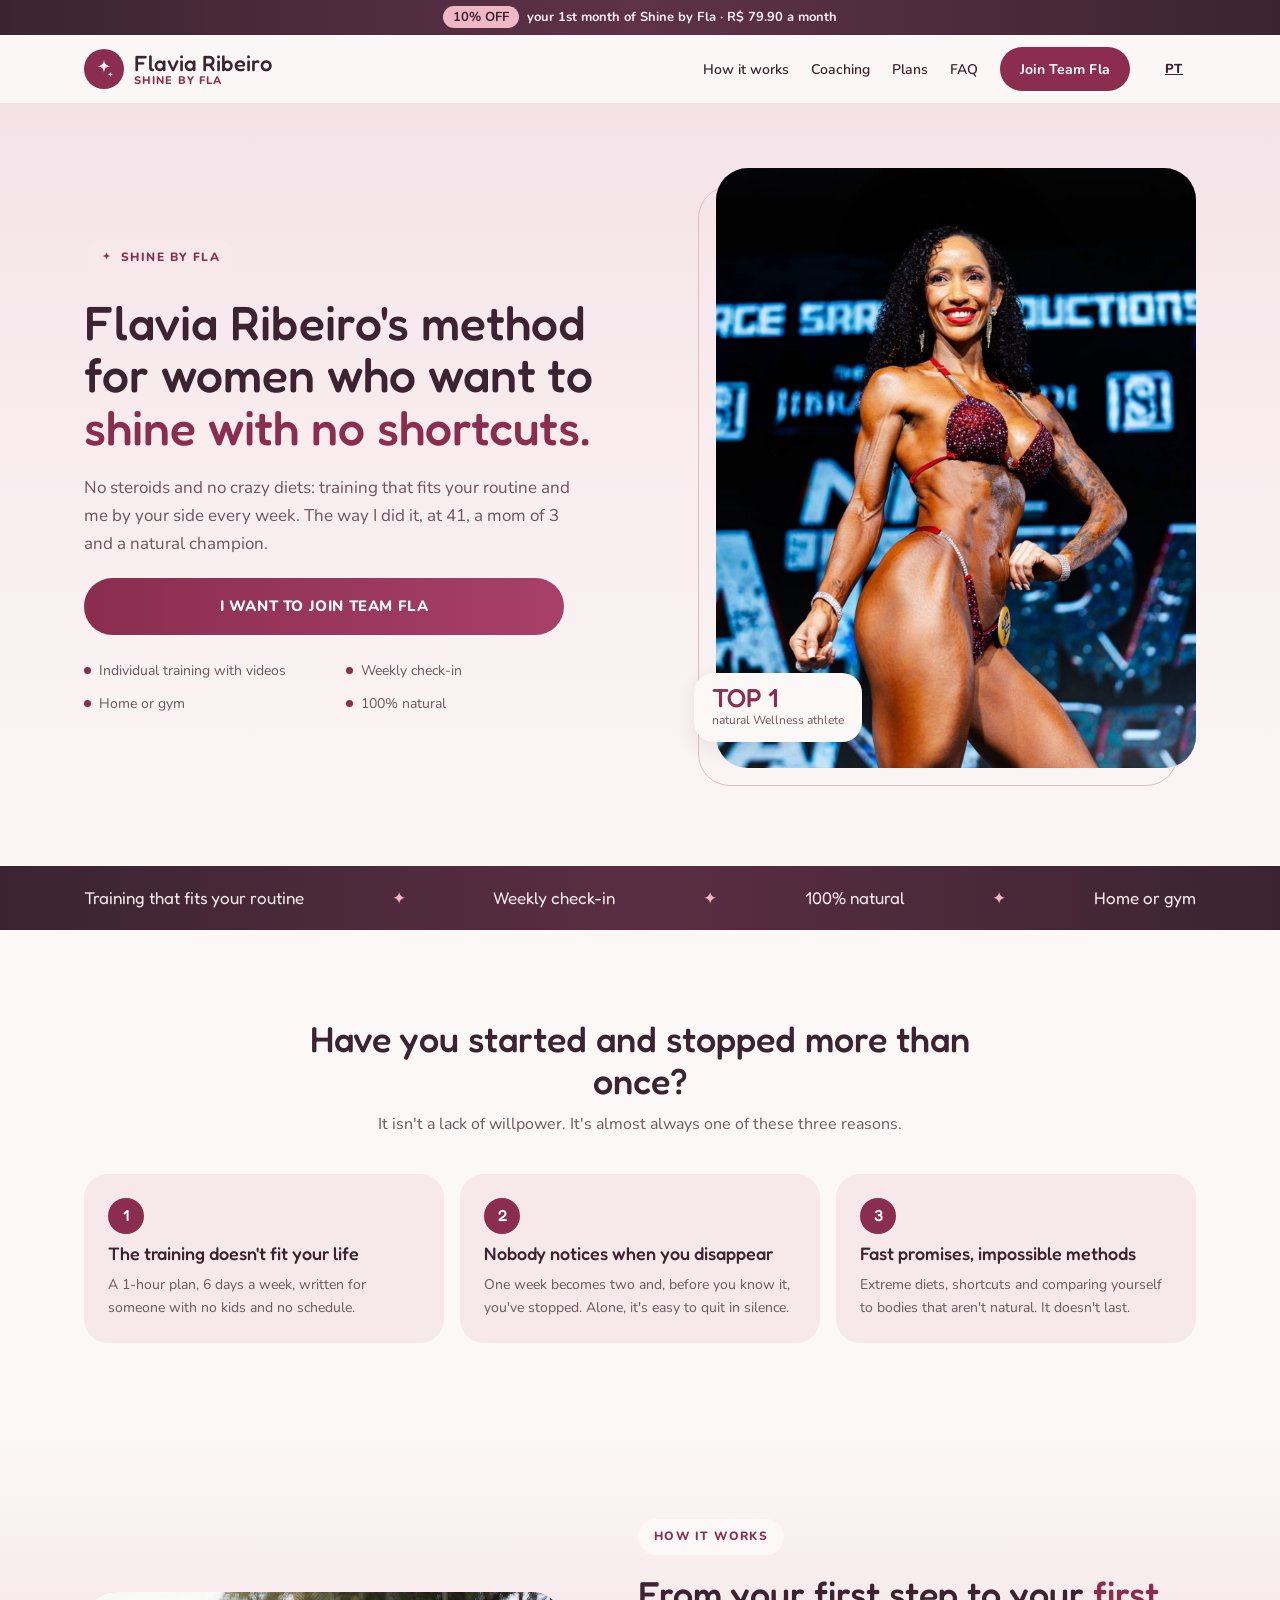
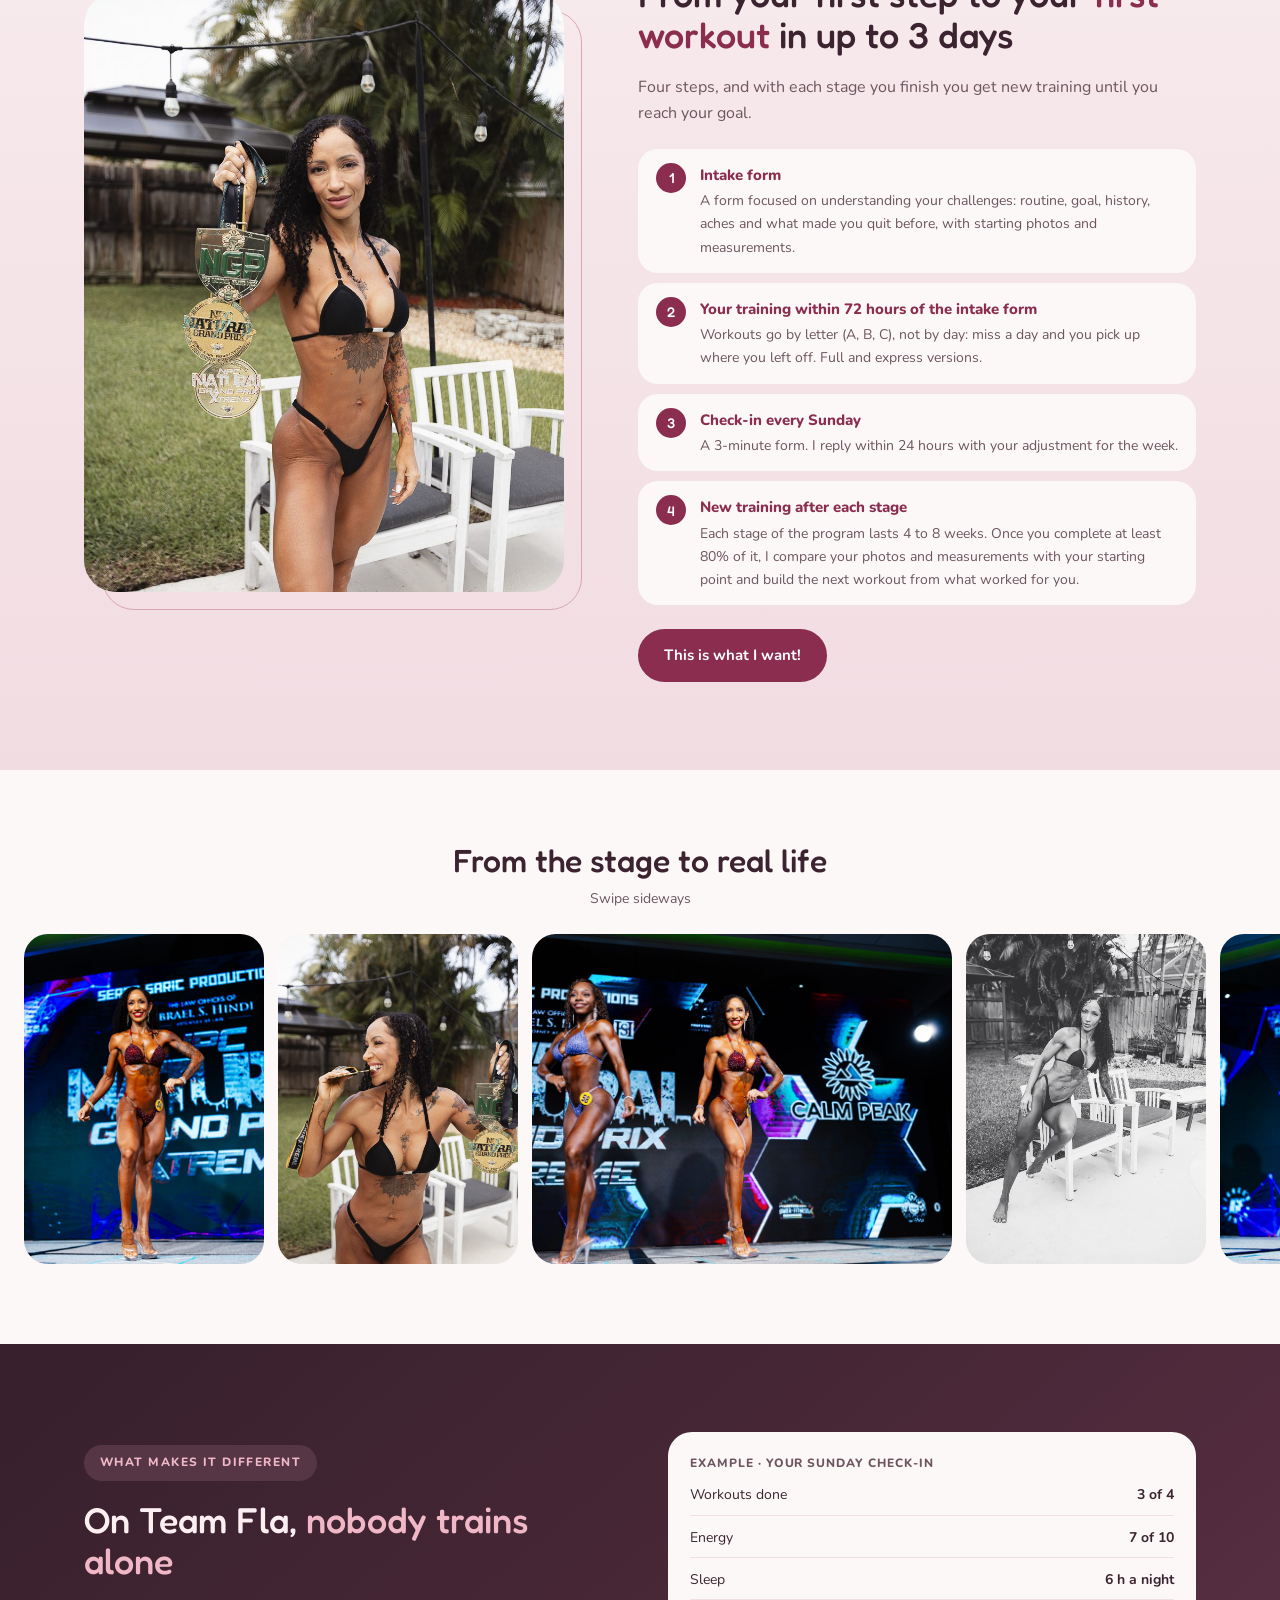
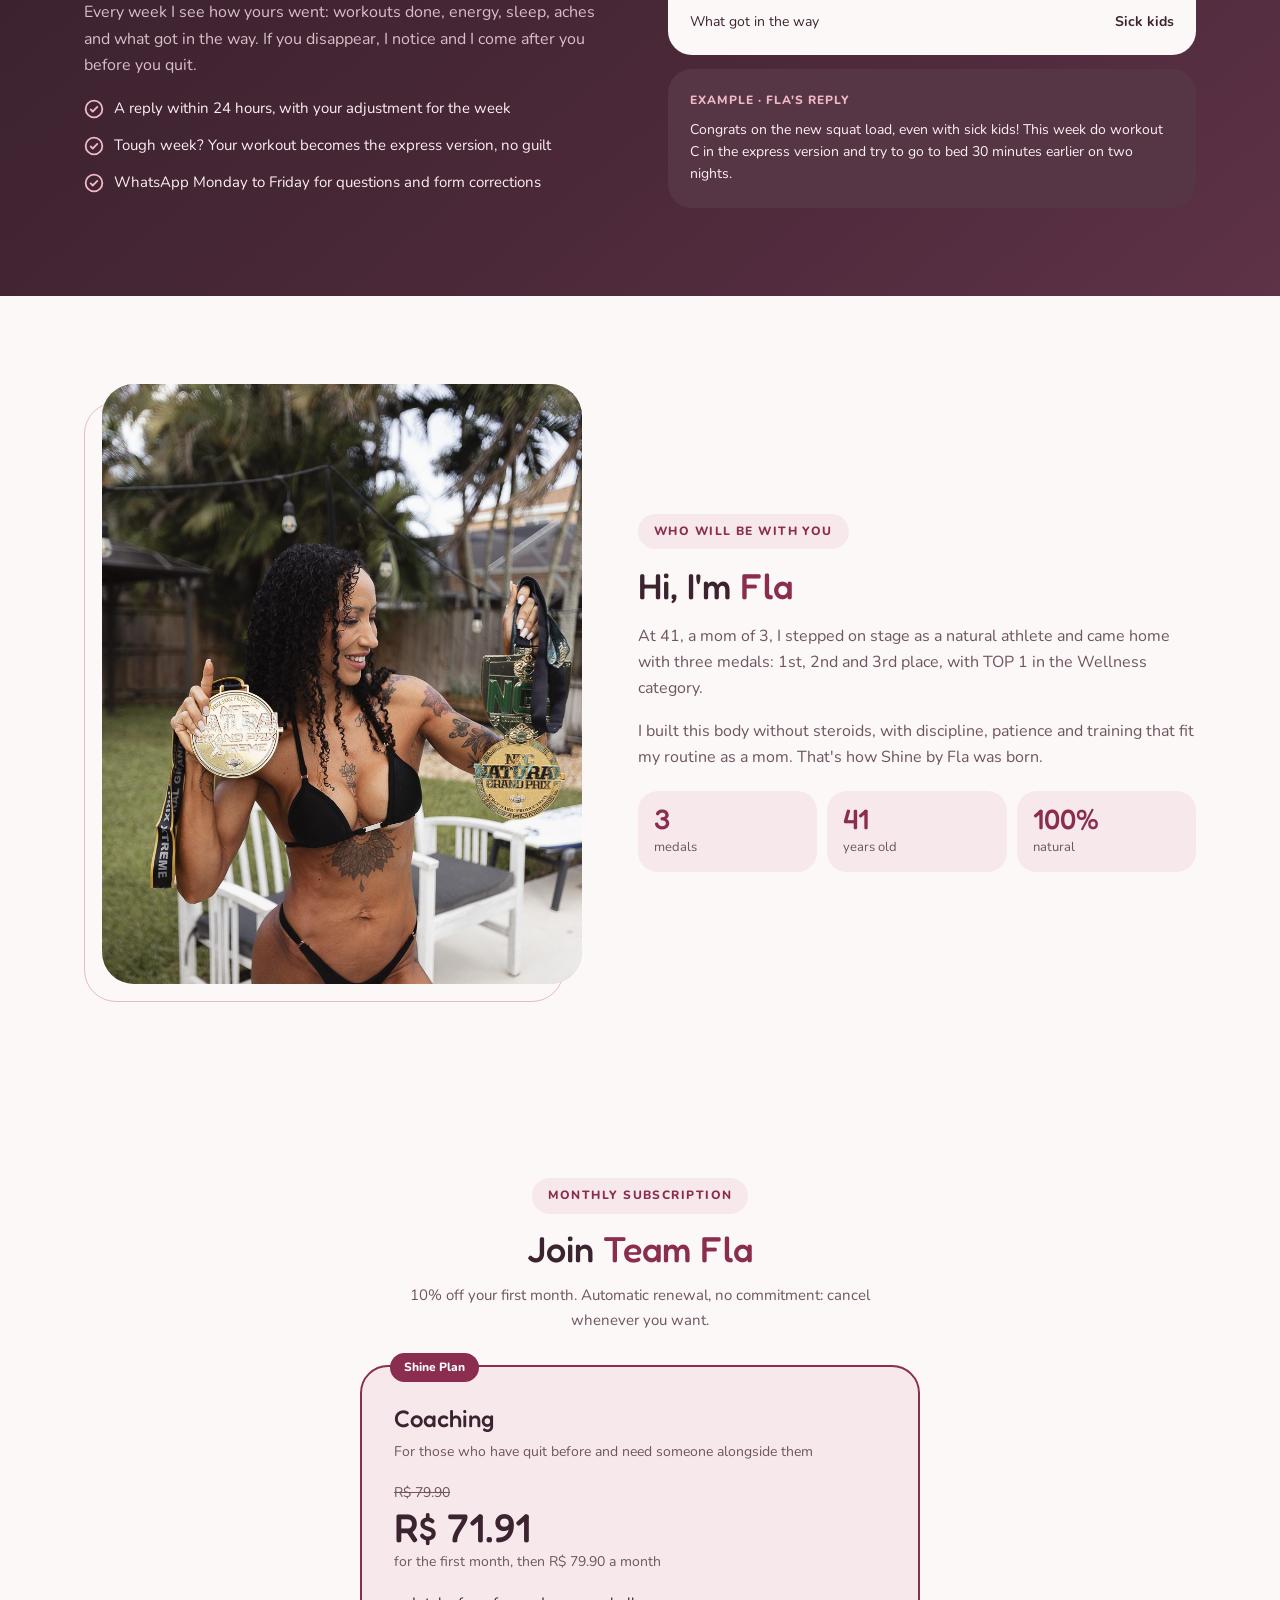
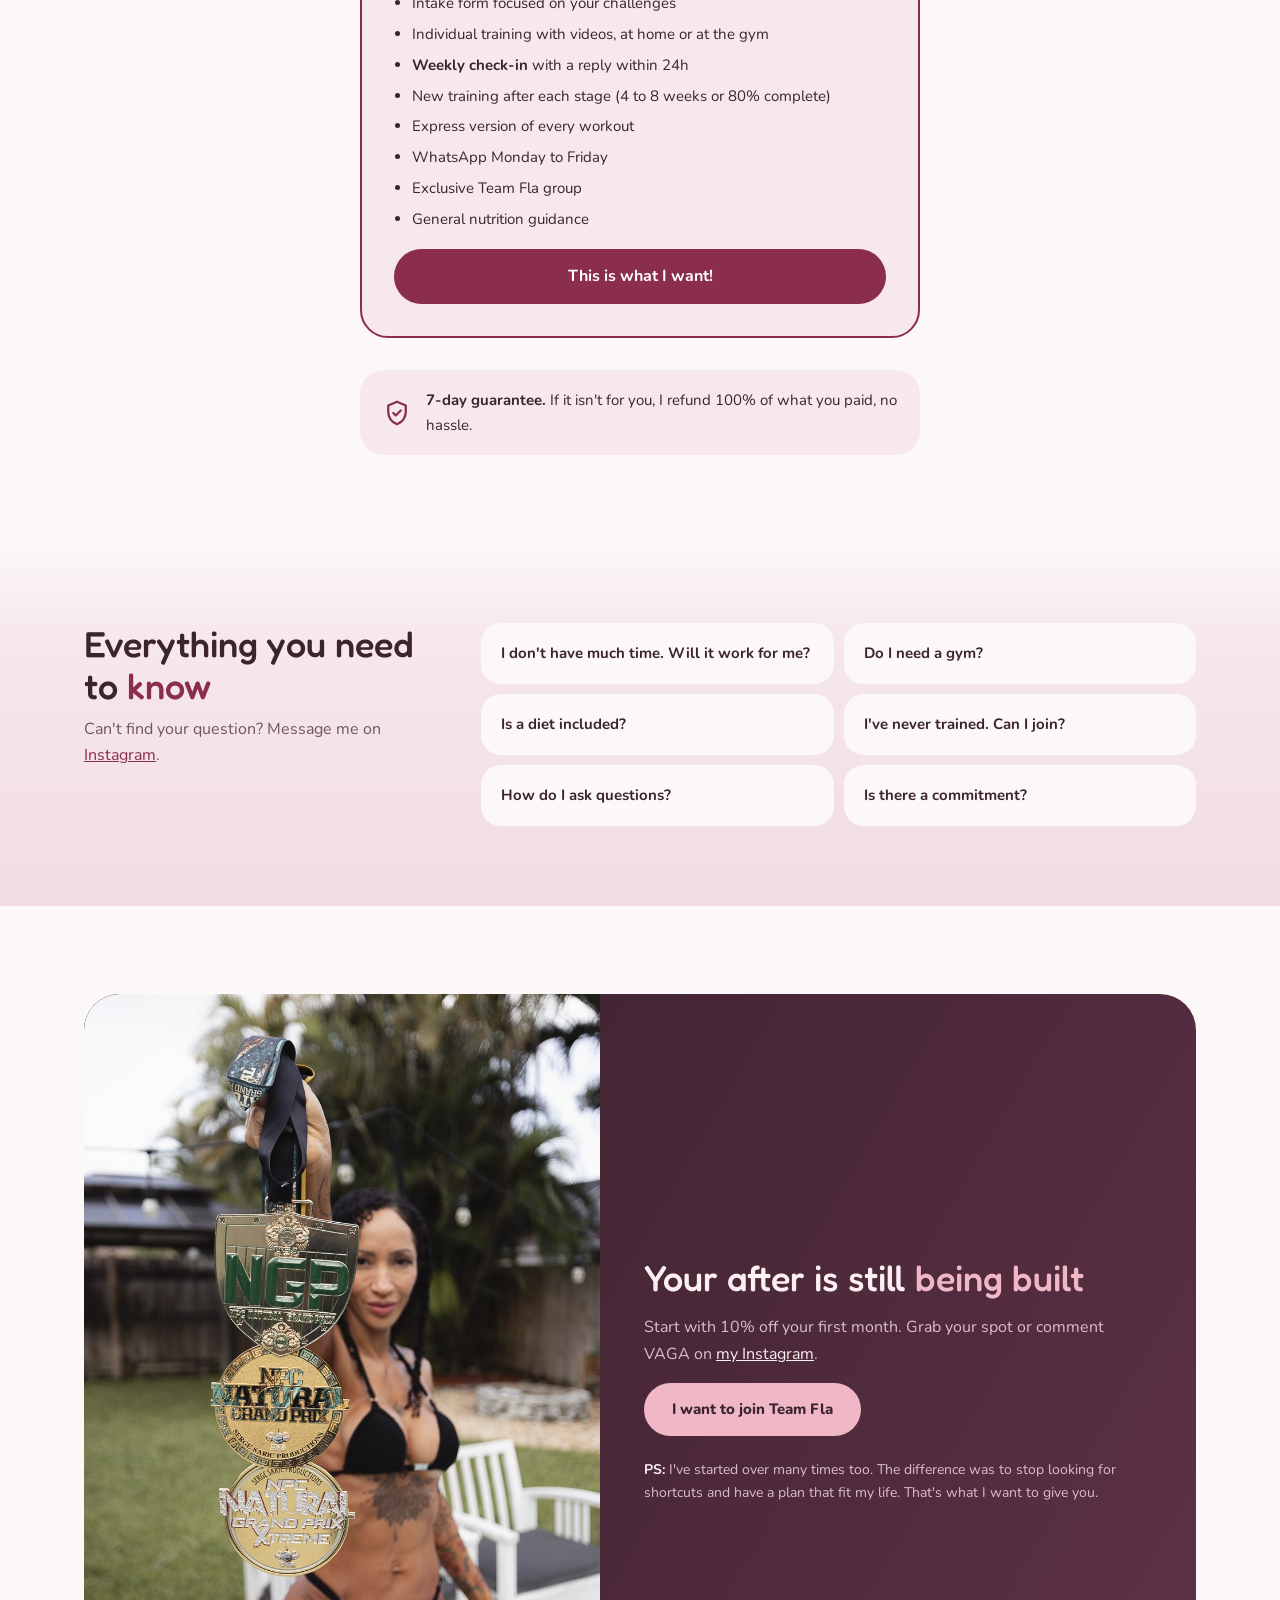
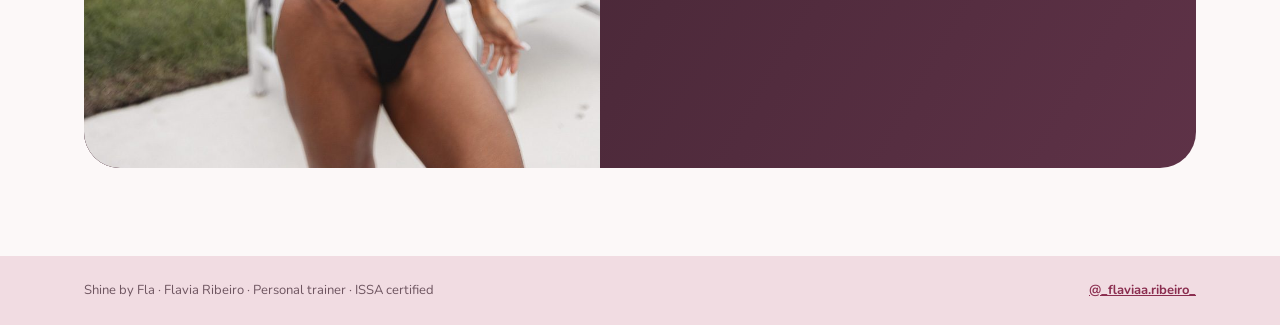
<file: en/index.html>
<!doctype html>
<html lang="en">
<head>
  <meta charset="utf-8">
  <meta name="viewport" content="width=device-width, initial-scale=1">
  <title>Shine by Fla · Flavia Ribeiro</title>
  <meta name="description" content="Flavia Ribeiro's method for women who want to shine with no shortcuts: training that fits your routine, weekly check-ins and 100% natural.">
  <meta name="author" content="Flavia Ribeiro">
  <meta name="theme-color" content="#FCF8F8">

  <meta name="robots" content="index, follow, max-image-preview:large">

  <meta property="og:site_name" content="Shine by Fla">
  <meta property="og:title" content="Shine by Fla · Flavia Ribeiro">
  <meta property="og:description" content="No steroids and no crazy diets: training that fits your routine and support every single week.">
  <meta property="og:type" content="website">
  <meta property="og:locale" content="en_US">
  <meta property="og:locale:alternate" content="pt_BR">
  <meta property="og:url" content="https://flaribeiro.com/en/">
  <meta property="og:image" content="https://flaribeiro.com/images/og.jpg">
  <meta property="og:image:type" content="image/jpeg">
  <meta property="og:image:width" content="1200">
  <meta property="og:image:height" content="630">
  <meta property="og:image:alt" content="Flavia Ribeiro smiling on the Grand Prix stage">
  <meta name="twitter:card" content="summary_large_image">
  <meta name="twitter:title" content="Shine by Fla · Flavia Ribeiro">
  <meta name="twitter:description" content="No steroids and no crazy diets: training that fits your routine and support every single week.">
  <meta name="twitter:image" content="https://flaribeiro.com/images/og.jpg">
  <meta name="twitter:image:alt" content="Flavia Ribeiro smiling on the Grand Prix stage">

  <link rel="canonical" href="https://flaribeiro.com/en/">
  <link rel="alternate" hreflang="pt-BR" href="https://flaribeiro.com/">
  <link rel="alternate" hreflang="en" href="https://flaribeiro.com/en/">
  <link rel="alternate" hreflang="x-default" href="https://flaribeiro.com/">
  <link rel="icon" type="image/svg+xml" href="../favicon.svg">
  <link rel="apple-touch-icon" href="../apple-touch-icon.png">
  <link rel="preload" as="image" href="../images/hero-palco.jpg" fetchpriority="high">

  <script type="application/ld+json">
  {
    "@context": "https://schema.org",
    "@graph": [
      {
        "@type": "WebSite",
        "@id": "https://flaribeiro.com/en/#website",
        "url": "https://flaribeiro.com/en/",
        "name": "Shine by Fla",
        "inLanguage": "en",
        "publisher": { "@id": "https://flaribeiro.com/#flavia" }
      },
      {
        "@type": "Person",
        "@id": "https://flaribeiro.com/#flavia",
        "name": "Flavia Ribeiro",
        "jobTitle": "Personal trainer",
        "description": "ISSA-certified personal trainer.",
        "url": "https://flaribeiro.com/en/",
        "image": "https://flaribeiro.com/images/hero-palco.jpg",
        "sameAs": ["https://www.instagram.com/_flaviaa.ribeiro_/"]
      },
      {
        "@type": "Service",
        "@id": "https://flaribeiro.com/en/#service",
        "name": "Shine by Fla",
        "serviceType": "Online training coaching",
        "description": "Monthly subscription with individual video workouts, weekly check-ins and coaching, at home or at the gym.",
        "url": "https://flaribeiro.com/en/",
        "image": "https://flaribeiro.com/images/hero-palco.jpg",
        "provider": { "@id": "https://flaribeiro.com/#flavia" },
        "offers": [
          {
            "@type": "Offer",
            "name": "Coaching",
            "price": "79.90",
            "priceCurrency": "BRL",
            "url": "https://flaribeiro.com/en/#plans",
            "priceSpecification": {
              "@type": "UnitPriceSpecification",
              "price": "79.90",
              "priceCurrency": "BRL",
              "unitCode": "MON"
            }
          }
        ]
      },
      {
        "@type": "FAQPage",
        "@id": "https://flaribeiro.com/en/#faq",
        "inLanguage": "en",
        "mainEntity": [
          { "@type": "Question", "name": "I don't have much time. Will it work for me?", "acceptedAnswer": { "@type": "Answer", "text": "Yes. Every workout has an express version, and workouts go by letter: miss a day and you pick up where you left off." } },
          { "@type": "Question", "name": "Do I need a gym?", "acceptedAnswer": { "@type": "Answer", "text": "No. I build your training around what you have, at home or at the gym." } },
          { "@type": "Question", "name": "Is a diet included?", "acceptedAnswer": { "@type": "Answer", "text": "You get general nutrition guidance. An individual meal plan comes from a nutritionist." } },
          { "@type": "Question", "name": "I've never trained. Can I join?", "acceptedAnswer": { "@type": "Answer", "text": "Yes. Your intake form sets your level, and the videos show every exercise." } },
          { "@type": "Question", "name": "How do I ask questions?", "acceptedAnswer": { "@type": "Answer", "text": "On WhatsApp, Monday to Friday. You can send a video of an exercise for me to correct." } },
          { "@type": "Question", "name": "Is there a commitment?", "acceptedAnswer": { "@type": "Answer", "text": "No. The subscription is monthly, renews automatically, and you can cancel whenever you want." } }
        ]
      }
    ]
  }
  </script>

  <link rel="preconnect" href="https://fonts.googleapis.com">
  <link rel="preconnect" href="https://fonts.gstatic.com" crossorigin>
  <link href="https://fonts.googleapis.com/css2?family=Fredoka:wght@400;500;600&family=Nunito:wght@400;500;600;700;800&display=swap" rel="stylesheet">

  <link rel="stylesheet" href="../styles.css">

  <script async src="https://www.googletagmanager.com/gtag/js?id=G-E8Y16LYH1F"></script>
  <script>
    window.dataLayer = window.dataLayer || [];
    function gtag(){dataLayer.push(arguments);}
    gtag('js', new Date());
    gtag('config', 'G-E8Y16LYH1F');
  </script>
</head>
<body>
  <a class="skip-link" href="#top">Skip to content</a>

  <svg width="0" height="0" style="position:absolute" aria-hidden="true">
    <symbol id="i-sparkle" viewBox="0 0 24 24"><path d="M12 2c.6 4.6 2.4 6.4 7 7-4.6.6-6.4 2.4-7 7-.6-4.6-2.4-6.4-7-7 4.6-.6 6.4-2.4 7-7z"/></symbol>
    <symbol id="i-sparkles" viewBox="0 0 24 24"><path d="M12 2c.6 4.6 2.4 6.4 7 7-4.6.6-6.4 2.4-7 7-.6-4.6-2.4-6.4-7-7 4.6-.6 6.4-2.4 7-7z"/><path d="M19 15c.3 2 1 2.7 3 3-2 .3-2.7 1-3 3-.3-2-1-2.7-3-3 2-.3 2.7-1 3-3z"/></symbol>
    <symbol id="i-check" viewBox="0 0 24 24"><circle cx="12" cy="12" r="10"/><path d="M8 12.5l2.5 2.5L16 9.5"/></symbol>
  </svg>

  <div class="page">

    <header class="site-header">
      <div class="promo"><span class="promo__tag">10% OFF</span>your 1st month of Shine by Fla · R$ 79.90 a month</div>
      <div class="site-header__bar">
        <a class="brand" href="#top">
          <span class="brand__mark"><svg aria-hidden="true" width="22" height="22"><use href="#i-sparkles"/></svg></span>
          <span class="brand__text">
            <span class="brand__name">Flavia Ribeiro</span>
            <span class="brand__sub">SHINE BY FLA</span>
          </span>
        </a>
        <nav class="site-nav" aria-label="Sections">
          <a class="site-nav__link" href="#how-it-works">How it works</a>
          <a class="site-nav__link" href="#coaching">Coaching</a>
          <a class="site-nav__link" href="#plans">Plans</a>
          <a class="site-nav__link" href="#faq">FAQ</a>
          <a class="btn btn--accent btn--nav" href="#plans">Join Team Fla</a>
          <a class="lang-link" href="../" hreflang="pt-BR" lang="pt-BR" aria-label="Ler esta página em português">PT</a>
        </nav>
      </div>
    </header>

    <main>

      <section id="top" class="wrap split hero">
        <div class="split__text split__text--wide hero__copy">
          <p class="pill pill--soft pill--icon"><svg aria-hidden="true" width="13" height="13"><use href="#i-sparkle"/></svg>SHINE BY FLA</p>
          <h1>Flavia Ribeiro's method for women who want to <span class="hl">shine with no shortcuts.</span></h1>
          <p class="hero__lede">No steroids and no crazy diets: training that fits your routine and me by your side every week. The way I did it, at 41, a mom of 3 and a natural champion.</p>
          <a class="btn btn--hero" href="#plans">I WANT TO JOIN TEAM FLA</a>
          <ul class="hero__points">
            <li>Individual training with videos</li>
            <li>Weekly check-in</li>
            <li>Home or gym</li>
            <li>100% natural</li>
          </ul>
        </div>
        <div class="framed framed--left">
          <div class="framed__line" aria-hidden="true"></div>
          <img src="../images/hero-palco.jpg" alt="Flavia Ribeiro smiling on the Grand Prix stage" width="1350" height="1800" style="object-position: center 22%" fetchpriority="high" decoding="async">
          <div class="badge">
            <span class="badge__title">TOP 1</span>
            <span class="badge__sub">natural Wellness athlete</span>
          </div>
        </div>
      </section>

      <section class="pillars" aria-label="Shine by Fla pillars">
        <div class="wrap pillars__row">
          <span>Training that fits your routine</span>
          <span class="pillars__star" aria-hidden="true">✦</span>
          <span>Weekly check-in</span>
          <span class="pillars__star" aria-hidden="true">✦</span>
          <span>100% natural</span>
          <span class="pillars__star" aria-hidden="true">✦</span>
          <span>Home or gym</span>
        </div>
      </section>

      <section class="wrap section pain">
        <div class="section-head">
          <h2>Have you started and stopped more than once?</h2>
          <p>It isn't a lack of willpower. It's almost always one of these three reasons.</p>
        </div>
        <div class="pain__grid">
          <div class="pain__card">
            <p class="num num--lg">1</p>
            <h3>The training doesn't fit your life</h3>
            <p>A 1-hour plan, 6 days a week, written for someone with no kids and no schedule.</p>
          </div>
          <div class="pain__card">
            <p class="num num--lg">2</p>
            <h3>Nobody notices when you disappear</h3>
            <p>One week becomes two and, before you know it, you've stopped. Alone, it's easy to quit in silence.</p>
          </div>
          <div class="pain__card">
            <p class="num num--lg">3</p>
            <h3>Fast promises, impossible methods</h3>
            <p>Extreme diets, shortcuts and comparing yourself to bodies that aren't natural. It doesn't last.</p>
          </div>
        </div>
      </section>

      <section id="how-it-works" class="how">
        <div class="wrap split split--reverse section">
          <div class="framed framed--right">
            <div class="framed__line" aria-hidden="true"></div>
            <img src="../images/como-funciona-medalhas.jpg" alt="Flavia holding her three Grand Prix medals" width="900" height="1350" style="object-position: center 28%" loading="lazy" decoding="async">
          </div>
          <div class="split__text split__text--wide stack-18">
            <p class="pill pill--light">HOW IT WORKS</p>
            <h2>From your first step to your <span class="hl">first workout</span> in up to 3 days</h2>
            <p class="muted">Four steps, and with each stage you finish you get new training until you reach your goal.</p>
            <ol class="steps">
              <li class="step">
                <span class="num">1</span>
                <div><h3>Intake form</h3><p>A form focused on understanding your challenges: routine, goal, history, aches and what made you quit before, with starting photos and measurements.</p></div>
              </li>
              <li class="step">
                <span class="num">2</span>
                <div><h3>Your training within 72 hours of the intake form</h3><p>Workouts go by letter (A, B, C), not by day: miss a day and you pick up where you left off. Full and express versions.</p></div>
              </li>
              <li class="step">
                <span class="num">3</span>
                <div><h3>Check-in every Sunday</h3><p>A 3-minute form. I reply within 24 hours with your adjustment for the week.</p></div>
              </li>
              <li class="step">
                <span class="num">4</span>
                <div><h3>New training after each stage</h3><p>Each stage of the program lasts 4 to 8 weeks. Once you complete at least 80% of it, I compare your photos and measurements with your starting point and build the next workout from what worked for you.</p></div>
              </li>
            </ol>
            <a class="btn btn--accent btn--inline" href="#plans">This is what I want!</a>
          </div>
        </div>
      </section>

      <section class="gallery" aria-labelledby="gallery-title">
        <div class="wrap section-head section-head--tight">
          <h2 id="gallery-title" class="h2--sm">From the stage to real life</h2>
          <p class="small">Swipe sideways</p>
        </div>
        <div class="rail" tabindex="0" role="group" aria-labelledby="gallery-title">
          <div class="rail__track">
            <img src="../images/galeria-1.jpg" alt="Flavia facing front on the NPC Natural Grand Prix stage" width="1350" height="1800" style="object-position: center 35%" loading="lazy" decoding="async">
            <img src="../images/galeria-2.jpg" alt="Flavia biting her medal and smiling" width="900" height="1350" style="object-position: center 25%" loading="lazy" decoding="async">
            <img class="rail__wide" src="../images/galeria-3.jpg" alt="Flavia during the stage comparison" width="1800" height="1350" style="object-position: 78% center" loading="lazy" decoding="async">
            <img src="../images/galeria-4.jpg" alt="Black and white photo of Flavia in the backyard" width="900" height="1350" style="object-position: center 40%" loading="lazy" decoding="async">
            <img src="../images/galeria-7.jpg" alt="Flavia in a back pose on stage" width="1350" height="1800" style="object-position: center 35%" loading="lazy" decoding="async">
            <img src="../images/galeria-8.jpg" alt="Flavia walking on stage" width="1350" height="1800" style="object-position: center 40%" loading="lazy" decoding="async">
          </div>
        </div>
      </section>

      <section id="coaching" class="coach">
        <div class="wrap split section">
          <div class="split__text stack-18">
            <p class="pill pill--dark">WHAT MAKES IT DIFFERENT</p>
            <h2>On Team Fla, <span class="hl-light">nobody trains alone</span></h2>
            <p class="coach__lede">Every week I see how yours went: workouts done, energy, sleep, aches and what got in the way. If you disappear, I notice and I come after you before you quit.</p>
            <ul class="coach__list">
              <li><svg aria-hidden="true" width="20" height="20"><use href="#i-check"/></svg><span>A reply within 24 hours, with your adjustment for the week</span></li>
              <li><svg aria-hidden="true" width="20" height="20"><use href="#i-check"/></svg><span>Tough week? Your workout becomes the express version, no guilt</span></li>
              <li><svg aria-hidden="true" width="20" height="20"><use href="#i-check"/></svg><span>WhatsApp Monday to Friday for questions and form corrections</span></li>
            </ul>
          </div>
          <div class="split__text coach__cards">
            <div class="checkin">
              <p class="card-label">Example · your Sunday check-in</p>
              <div class="checkin__row"><span>Workouts done</span><strong>3 of 4</strong></div>
              <div class="checkin__row"><span>Energy</span><strong>7 of 10</strong></div>
              <div class="checkin__row"><span>Sleep</span><strong>6 h a night</strong></div>
              <div class="checkin__row"><span>What got in the way</span><strong>Sick kids</strong></div>
            </div>
            <div class="reply">
              <p class="card-label">Example · Fla's reply</p>
              <p>Congrats on the new squat load, even with sick kids! This week do workout C in the express version and try to go to bed 30 minutes earlier on two nights.</p>
            </div>
          </div>
        </div>
      </section>

      <section class="wrap split section about">
        <div class="framed framed--left">
          <div class="framed__line" aria-hidden="true"></div>
          <img src="../images/sobre-medalhas.jpg" alt="Flavia smiling with her medals in her backyard" width="900" height="1350" style="object-position: 52% 30%" loading="lazy" decoding="async">
        </div>
        <div class="split__text split__text--wide stack-16">
          <p class="pill pill--soft">WHO WILL BE WITH YOU</p>
          <h2>Hi, I'm <span class="hl">Fla</span></h2>
          <p class="muted">At 41, a mom of 3, I stepped on stage as a natural athlete and came home with three medals: 1st, 2nd and 3rd place, with TOP 1 in the Wellness category.</p>
          <p class="muted">I built this body without steroids, with discipline, patience and training that fit my routine as a mom. That's how Shine by Fla was born.</p>
          <div class="stats">
            <div class="stat"><p class="stat__value">3</p><p class="stat__label">medals</p></div>
            <div class="stat"><p class="stat__value">41</p><p class="stat__label">years old</p></div>
            <div class="stat"><p class="stat__value">100%</p><p class="stat__label">natural</p></div>
          </div>
        </div>
      </section>

      <!-- Testimonials: disabled until real, authorized content exists. See the commented section in ../index.html. -->

      <section id="plans" class="plans">
        <div class="plans__head">
          <p class="pill pill--soft">MONTHLY SUBSCRIPTION</p>
          <h2>Join <span class="hl">Team Fla</span></h2>
          <p>10% off your first month. Automatic renewal, no commitment: cancel whenever you want.</p>
        </div>
        <div class="plans__grid plans__grid--single">
          <div class="plan plan--featured">
            <p class="plan__flag">Shine Plan</p>
            <div>
              <h3>Coaching</h3>
              <p class="plan__for">For those who have quit before and need someone alongside them</p>
            </div>
            <div>
              <p class="plan__note"><s>R$ 79.90</s></p>
              <p class="plan__price">R$ 71.91</p>
              <p class="plan__note">for the first month, then R$ 79.90 a month</p>
            </div>
            <ul class="plan__list">
              <li>Intake form focused on your challenges</li>
              <li>Individual training with videos, at home or at the gym</li>
              <li><strong>Weekly check-in</strong> with a reply within 24h</li>
              <li>New training after each stage (4 to 8 weeks or 80% complete)</li>
              <li>Express version of every workout</li>
              <li>WhatsApp Monday to Friday</li>
              <li>Exclusive Team Fla group</li>
              <li>General nutrition guidance</li>
            </ul>
            <!-- Replace with the subscription payment link once checkout is ready. -->
            <a class="btn btn--accent btn--plan" href="https://wa.me/17543263220?text=Hi%20Fla!%20I%20want%20to%20subscribe%20to%20the%20Team%20Fla%20Coaching%20plan." rel="noopener">This is what I want!</a>
          </div>
        </div>
        <div class="guarantee">
          <svg aria-hidden="true" width="30" height="30" viewBox="0 0 24 24" fill="none" stroke="#8A2D4F" stroke-width="1.8" stroke-linecap="round" stroke-linejoin="round"><path d="M12 3l7 3v5c0 5-3.5 8.5-7 10-3.5-1.5-7-5-7-10V6l7-3z"/><path d="M9 12l2 2 4-4"/></svg>
          <p><strong>7-day guarantee.</strong> If it isn't for you, I refund 100% of what you paid, no hassle.</p>
        </div>
      </section>

      <section id="faq" class="faq">
        <div class="wrap faq__inner">
          <div class="faq__intro">
            <h2>Everything you need to <span class="hl">know</span></h2>
            <p class="muted">Can't find your question? Message me on <a href="https://www.instagram.com/_flaviaa.ribeiro_/" rel="noopener">Instagram</a>.</p>
          </div>
          <div class="faq__list">
            <details><summary>I don't have much time. Will it work for me?</summary><p>Yes. Every workout has an express version, and workouts go by letter: miss a day and you pick up where you left off.</p></details>
            <details><summary>Do I need a gym?</summary><p>No. I build your training around what you have, at home or at the gym.</p></details>
            <details><summary>Is a diet included?</summary><p>You get general nutrition guidance. An individual meal plan comes from a nutritionist.</p></details>
            <details><summary>I've never trained. Can I join?</summary><p>Yes. Your intake form sets your level, and the videos show every exercise.</p></details>
            <details><summary>How do I ask questions?</summary><p>On WhatsApp, Monday to Friday. You can send a video of an exercise for me to correct.</p></details>
            <details><summary>Is there a commitment?</summary><p>No. The subscription is monthly, renews automatically, and you can cancel whenever you want.</p></details>
          </div>
        </div>
      </section>

      <section class="wrap section">
        <div class="final">
          <img src="../images/cta-medalhas.jpg" alt="Flavia raising her medals in the foreground" width="900" height="1350" loading="lazy" decoding="async">
          <div class="final__copy">
            <h2>Your after is still <span class="hl-light">being built</span></h2>
            <p>Start with 10% off your first month. Grab your spot or comment VAGA on <a href="https://www.instagram.com/_flaviaa.ribeiro_/" rel="noopener">my Instagram</a>.</p>
            <a class="btn btn--rose" href="#plans">I want to join Team Fla</a>
            <p class="final__ps"><strong>PS:</strong> I've started over many times too. The difference was to stop looking for shortcuts and have a plan that fit my life. That's what I want to give you.</p>
          </div>
        </div>
      </section>

    </main>

    <footer class="site-footer">
      <div class="wrap site-footer__row">
        <span>Shine by Fla · Flavia Ribeiro · Personal trainer · ISSA certified</span>
        <a href="https://www.instagram.com/_flaviaa.ribeiro_/" rel="noopener">@_flaviaa.ribeiro_</a>
      </div>
    </footer>

  </div>
</body>
</html>
</file>
<file: styles.css>
/* Shine by Fla. Values follow the "Página de vendas" design mockup. */

:root {
  --accent: #8A2D4F;
  --accent-hover: #6A1F3B;
  --accent-bright: #A8406A;
  --ink: #3B2430;
  --muted: #6E5560;
  --paper: #FCF8F8;
  --blush: #F6E8EB;
  --blush-deep: #F1DCE2;
  --line: #F0DFE3;
  --rose: #F0B7C6;
  --rose-line: #E2BCC6;
  --rose-line-deep: #D9A5B4;
  --photo-bg: #EBCFD6;
  --plum: #563645;
  --on-dark: #FCEFF2;
  --on-dark-muted: #D9BFC8;
  --display: Fredoka, sans-serif;
  --body: Nunito, system-ui, sans-serif;
}

*, *::before, *::after { box-sizing: border-box; }

html { scroll-behavior: smooth; scroll-padding-top: 110px; }

body {
  margin: 0;
  background: var(--paper);
  color: var(--ink);
  font-family: var(--body);
  font-size: 16px;
  line-height: 1.65;
}

h1, h2, h3, p, ul, ol { margin: 0; }
img { max-width: 100%; }

a { color: var(--accent); }
a:hover { color: var(--accent-hover); }

:focus-visible { outline: 3px solid var(--accent); outline-offset: 2px; }
.coach :focus-visible, .final :focus-visible { outline-color: var(--rose); }

.skip-link {
  position: absolute;
  left: 16px;
  top: -60px;
  z-index: 20;
  padding: 10px 16px;
  border-radius: 999px;
  background: var(--ink);
  color: #fff;
}
.skip-link:focus { top: 8px; color: #fff; }

.page {
  background: linear-gradient(180deg, #F3DFE5 0, #F8ECEF 420px, var(--paper) 980px, var(--paper) 100%);
}

/* Type */
h1, h2 { font-family: var(--display); font-weight: 500; }
h1 { font-size: clamp(34px, 6vw, 48px); line-height: 1.1; }
h2 { font-size: clamp(28px, 4.5vw, 36px); line-height: 1.15; }
.h2--sm { font-size: clamp(26px, 4vw, 32px); line-height: 1.2; }
.hl { color: var(--accent); }
.hl-light { color: var(--rose); }
.muted { color: var(--muted); }
.small { font-size: 14px; }

/* Layout */
.wrap { max-width: 1160px; margin: 0 auto; padding-left: 24px; padding-right: 24px; }
.section { padding-top: 88px; padding-bottom: 88px; }

.split { display: flex; flex-wrap: wrap; gap: 56px; align-items: center; }
.split--reverse { flex-wrap: wrap-reverse; }
.split__text { flex: 1 1 420px; min-width: 0; }
.split__text--wide { flex-basis: 440px; }

.stack-16, .stack-18 { display: flex; flex-direction: column; }
.stack-16 { gap: 16px; }
.stack-18 { gap: 18px; }

.section-head { max-width: 680px; display: flex; flex-direction: column; gap: 10px; text-align: center; }
.section-head p { color: var(--muted); }
.section-head--tight { max-width: 1160px; align-items: center; gap: 6px; padding-bottom: 24px; }

/* Pills */
.pill {
  align-self: flex-start;
  font-size: 12px;
  font-weight: 800;
  letter-spacing: 0.12em;
  padding: 8px 16px;
  border-radius: 999px;
}
.pill--icon { display: inline-flex; align-items: center; gap: 8px; }
.pill--icon svg { fill: currentColor; }
.pill--soft { background: var(--blush); color: var(--accent); }
.pill--light { background: var(--paper); color: var(--accent); }
.pill--dark { background: var(--plum); color: var(--rose); }

/* Buttons */
.btn {
  display: inline-flex;
  align-items: center;
  justify-content: center;
  text-align: center;
  text-decoration: none;
  border-radius: 999px;
  font-weight: 700;
  transition: filter 0.15s ease;
}
.btn:hover { filter: brightness(0.93); }
.btn--accent, .btn--accent:hover { background: var(--accent); color: #fff; }
.btn--soft, .btn--soft:hover { background: var(--blush); color: var(--ink); }
.btn--rose, .btn--rose:hover {
  align-self: flex-start;
  background: var(--rose);
  color: var(--ink);
  padding: 14px 28px;
  font-weight: 800;
  font-size: 15px;
  min-height: 50px;
}
.btn--nav { padding: 10px 20px; min-height: 44px; }
.btn--inline { align-self: flex-start; margin-top: 6px; padding: 14px 26px; font-size: 15px; min-height: 50px; }
.btn--plan { margin-top: auto; padding: 14px 24px; min-height: 50px; }
.btn--hero, .btn--hero:hover {
  align-self: stretch;
  max-width: 480px;
  min-height: 54px;
  padding: 16px 28px;
  background: linear-gradient(90deg, var(--accent) 0%, var(--accent-bright) 100%);
  color: #fff;
  font-weight: 800;
  font-size: 15px;
  letter-spacing: 0.04em;
}

/* Numbered markers */
.num {
  flex: none;
  width: 30px;
  height: 30px;
  border-radius: 999px;
  background: var(--accent);
  color: #fff;
  font-family: var(--display);
  font-weight: 500;
  font-size: 14px;
  display: flex;
  align-items: center;
  justify-content: center;
}
.num--lg { width: 36px; height: 36px; font-size: 16px; }

/* Header */
.site-header {
  position: sticky;
  top: 0;
  z-index: 10;
  background: rgba(252, 248, 248, 0.94);
  border-bottom: 1px solid var(--line);
}
.promo {
  background: linear-gradient(90deg, var(--ink) 0%, #5E3247 50%, var(--ink) 100%);
  color: var(--on-dark);
  font-size: 13px;
  font-weight: 700;
  text-align: center;
  padding: 7px 16px;
}
.promo__tag {
  background: var(--rose);
  color: var(--ink);
  border-radius: 999px;
  padding: 2px 10px;
  margin-right: 8px;
  white-space: nowrap;
}
.site-header__bar {
  max-width: 1160px;
  margin: 0 auto;
  padding: 12px 24px;
  display: flex;
  align-items: center;
  justify-content: space-between;
  gap: 16px;
}
.brand { text-decoration: none; display: flex; align-items: center; gap: 10px; }
.brand__mark {
  width: 40px;
  height: 40px;
  border-radius: 999px;
  background: var(--accent);
  display: flex;
  align-items: center;
  justify-content: center;
  flex: none;
}
.brand__mark svg { fill: var(--on-dark); }
.brand__text { display: flex; flex-direction: column; line-height: 1.1; }
.brand__name { font-family: var(--display); font-weight: 500; font-size: 22px; color: var(--ink); white-space: nowrap; }
.brand__sub { font-size: 11px; font-weight: 800; letter-spacing: 0.1em; color: var(--accent); }
.site-nav { display: flex; align-items: center; gap: 22px; font-size: 14px; font-weight: 600; }
.site-nav__link { color: var(--ink); text-decoration: none; }
.lang-link {
  display: inline-flex;
  align-items: center;
  justify-content: center;
  min-width: 44px;
  min-height: 44px;
  color: var(--ink);
  font-weight: 800;
  font-size: 13px;
  letter-spacing: 0.04em;
}

/* Framed photos */
.framed { flex: 1 1 380px; min-width: 0; position: relative; }
.framed img {
  position: relative;
  width: 100%;
  height: auto;
  aspect-ratio: 4 / 5;
  border-radius: 32px;
  object-fit: cover;
  display: block;
  background: var(--photo-bg);
}
.framed__line { position: absolute; top: 18px; bottom: 0; border: 1.5px solid var(--rose-line); border-radius: 32px; }
.framed--left { padding: 0 0 18px 18px; }
.framed--left .framed__line { left: 0; right: 18px; }
.framed--right { padding: 0 18px 18px 0; }
.framed--right .framed__line { right: 0; left: 18px; border-color: var(--rose-line-deep); }

/* Hero */
.hero { padding-top: 64px; padding-bottom: 80px; }
.hero__copy { display: flex; flex-direction: column; gap: 20px; }
.hero__lede { font-size: 17px; color: var(--muted); max-width: 500px; }
.hero__points {
  margin-top: 4px;
  padding: 0;
  list-style: none;
  display: flex;
  flex-wrap: wrap;
  gap: 10px 24px;
  font-size: 14px;
  color: var(--muted);
  max-width: 500px;
}
.hero__points li { display: flex; gap: 8px; align-items: center; flex: 1 1 200px; }
.hero__points li::before {
  content: "";
  width: 7px;
  height: 7px;
  border-radius: 999px;
  background: var(--accent);
  flex: none;
}
.badge {
  position: absolute;
  left: -4px;
  bottom: 44px;
  background: var(--paper);
  border-radius: 20px;
  padding: 12px 18px;
  box-shadow: 0 6px 20px rgba(59, 36, 48, 0.1);
  display: flex;
  flex-direction: column;
}
.badge__title { font-family: var(--display); font-weight: 500; font-size: 26px; line-height: 1; color: var(--accent); }
.badge__sub { font-size: 12px; color: var(--muted); }

/* Pillars */
.pillars { background: linear-gradient(90deg, var(--ink) 0%, #5A2E42 50%, var(--ink) 100%); }
.pillars__row {
  padding-top: 18px;
  padding-bottom: 18px;
  display: flex;
  flex-wrap: wrap;
  justify-content: space-between;
  gap: 10px 24px;
  font-family: var(--display);
  font-size: 17px;
  color: var(--blush);
}
.pillars__star { color: var(--rose); }

/* Pain points */
.pain { display: flex; flex-direction: column; gap: 36px; align-items: center; }
.pain__grid { width: 100%; display: flex; flex-wrap: wrap; gap: 16px; }
.pain__card {
  flex: 1 1 260px;
  background: var(--blush);
  border-radius: 24px;
  padding: 24px;
  display: flex;
  flex-direction: column;
  gap: 8px;
}
.pain__card h3 { font-family: var(--display); font-weight: 500; font-size: 18px; line-height: 1.3; }
.pain__card > p:last-child { color: var(--muted); font-size: 14px; }

/* How it works */
.how { background: linear-gradient(180deg, var(--paper) 0%, var(--blush) 22%, var(--blush-deep) 100%); }
.steps { margin-top: 4px; padding: 0; list-style: none; display: flex; flex-direction: column; gap: 10px; }
.step {
  background: var(--paper);
  border-radius: 20px;
  padding: 14px 18px;
  display: flex;
  gap: 14px;
  align-items: flex-start;
}
.step h3 { font-size: 15px; font-weight: 800; color: var(--accent); }
.step p { margin-top: 2px; color: var(--muted); font-size: 14px; }

/* Horizontal rails */
.gallery { padding: 72px 0; }
.rail { overflow-x: auto; padding: 0 24px 8px; }
.rail__track { display: flex; gap: 14px; width: max-content; margin: 0 auto; }
.gallery .rail__track img {
  width: 240px;
  height: 330px;
  border-radius: 24px;
  object-fit: cover;
  display: block;
  background: var(--blush);
  flex: none;
}
.gallery .rail__track img.rail__wide { width: 420px; }

/* Coaching */
.coach { background: linear-gradient(140deg, #36202B 0%, #4A2838 55%, #5E3247 100%); color: var(--on-dark); }
.coach__lede { color: var(--on-dark-muted); }
.coach__list { padding: 0; list-style: none; display: flex; flex-direction: column; gap: 12px; font-size: 15px; }
.coach__list li { display: flex; gap: 10px; align-items: flex-start; }
.coach__list svg {
  flex: none;
  margin-top: 3px;
  fill: none;
  stroke: var(--rose);
  stroke-width: 2.2;
  stroke-linecap: round;
  stroke-linejoin: round;
}
.coach__cards { display: flex; flex-direction: column; gap: 14px; }
.card-label { font-size: 12px; font-weight: 800; letter-spacing: 0.08em; text-transform: uppercase; }
.checkin {
  background: var(--paper);
  color: var(--ink);
  border-radius: 24px;
  padding: 22px;
  display: flex;
  flex-direction: column;
  gap: 10px;
}
.checkin .card-label { color: var(--muted); }
.checkin__row {
  display: flex;
  justify-content: space-between;
  gap: 12px;
  border-bottom: 1px solid var(--line);
  padding-bottom: 8px;
  font-size: 14px;
}
.checkin__row:last-child { border-bottom: 0; padding-bottom: 0; }
.reply { background: var(--plum); border-radius: 24px; padding: 22px; display: flex; flex-direction: column; gap: 8px; }
.reply .card-label { color: var(--rose); }
.reply p:last-child { font-size: 14px; color: var(--on-dark); line-height: 1.6; }

/* About */
.stats { display: flex; flex-wrap: wrap; gap: 10px; padding-top: 4px; }
.stat { flex: 1 1 100px; background: var(--blush); border-radius: 20px; padding: 14px 16px; }
.stat__value { font-family: var(--display); font-weight: 500; font-size: 28px; line-height: 1; color: var(--accent); }
.stat__label { margin-top: 4px; font-size: 13px; color: var(--muted); }

/* Testimonials (activate in index.html once real content exists) */
.proof { background: linear-gradient(180deg, var(--paper) 0%, var(--blush) 30%, var(--blush) 70%, var(--paper) 100%); padding: 80px 0; }
.proof__card {
  width: 400px;
  max-width: calc(100vw - 48px);
  background: var(--paper);
  border-radius: 24px;
  padding: 16px;
  display: flex;
  gap: 14px;
  align-items: center;
}
.proof__card img { flex: none; width: 120px; height: 120px; border-radius: 18px; object-fit: cover; background: var(--photo-bg); }
.proof__card p { color: var(--muted); font-size: 14px; }

/* Plans */
.plans {
  max-width: 1060px;
  margin: 0 auto;
  padding: 88px 24px;
  display: flex;
  flex-direction: column;
  gap: 32px;
}
.plans__head { display: flex; flex-direction: column; align-items: center; text-align: center; gap: 14px; }
.plans__head .pill { align-self: center; }
.plans__head h2 { max-width: 640px; }
.plans__head > p:last-child { color: var(--muted); font-size: 15px; max-width: 520px; }
.plans__head strong { color: var(--ink); }
.plans__grid { display: flex; flex-wrap: wrap; gap: 20px; align-items: stretch; }
.plans__grid--single { justify-content: center; }
.plans__grid--single .plan { flex: 0 1 560px; }
.plan {
  flex: 1 1 320px;
  min-width: 0;
  background: #fff;
  border: 1.5px solid var(--line);
  border-radius: 28px;
  padding: 32px;
  display: flex;
  flex-direction: column;
  gap: 18px;
  position: relative;
}
.plan--featured { background: var(--blush); border: 2px solid var(--accent); }
.plan__flag {
  position: absolute;
  top: -14px;
  left: 28px;
  background: var(--accent);
  color: #fff;
  font-size: 12px;
  font-weight: 800;
  padding: 5px 14px;
  border-radius: 999px;
}
.plan h3 { font-family: var(--display); font-weight: 500; font-size: 24px; }
.plan__for { margin-top: 2px; color: var(--muted); font-size: 14px; }
.plan__note { color: var(--muted); font-size: 14px; }
.plan__price { font-family: var(--display); font-weight: 500; font-size: 40px; line-height: 1.15; }
.plan__list { padding-left: 18px; display: flex; flex-direction: column; gap: 6px; font-size: 15px; }
.guarantee {
  width: 100%;
  max-width: 560px;
  margin: 0 auto;
  display: flex;
  flex-wrap: wrap;
  gap: 14px;
  align-items: center;
  background: var(--blush);
  border-radius: 24px;
  padding: 18px 22px;
}
.guarantee p { flex: 1 1 360px; min-width: 0; font-size: 15px; }

/* FAQ */
.faq { background: linear-gradient(180deg, var(--paper) 0%, var(--blush) 25%, var(--blush-deep) 100%); }
.faq__inner { padding-top: 80px; padding-bottom: 80px; display: flex; flex-wrap: wrap; gap: 40px; align-items: flex-start; }
.faq__intro { flex: 1 1 280px; min-width: 0; display: flex; flex-direction: column; gap: 10px; }
.faq__list { flex: 2 1 560px; min-width: 0; display: flex; flex-wrap: wrap; gap: 10px; align-items: flex-start; }
details { flex: 1 1 260px; min-width: 0; background: var(--paper); border-radius: 20px; padding: 18px 20px; }
summary { cursor: pointer; list-style: none; font-weight: 700; font-size: 15px; }
summary::-webkit-details-marker { display: none; }
details p { margin-top: 8px; color: var(--muted); font-size: 14px; }

/* Final call */
.final {
  background: linear-gradient(120deg, #36202B 0%, #4A2838 50%, #5E3247 100%);
  border-radius: 36px;
  overflow: hidden;
  display: flex;
  flex-wrap: wrap;
  align-items: stretch;
}
.final img {
  flex: 1 1 360px;
  min-width: 0;
  width: 0;
  height: auto;
  min-height: 440px;
  object-fit: cover;
  object-position: center 35%;
  display: block;
  background: var(--plum);
}
.final__copy {
  flex: 1 1 440px;
  min-width: 0;
  padding: 52px 44px;
  display: flex;
  flex-direction: column;
  justify-content: center;
  gap: 16px;
  color: var(--on-dark);
}
.final__copy p { color: var(--on-dark-muted); }
.final__copy p a { color: var(--on-dark); }
.final__copy strong { color: var(--on-dark); }
.final__ps { margin-top: 6px; font-size: 14px; }

/* Footer */
.site-footer { background: var(--blush-deep); color: var(--muted); font-size: 13px; }
.site-footer__row { padding-top: 24px; padding-bottom: 24px; display: flex; flex-wrap: wrap; justify-content: space-between; gap: 12px; }
.site-footer a { font-weight: 700; }

/* Small screens: mockup has no mobile artboard, so these keep its look on phones. */
@media (max-width: 860px) {
  html { scroll-padding-top: 140px; }
  .site-nav__link { display: none; }
  .brand__name { font-size: 19px; }
  .btn--nav { padding: 8px 16px; font-size: 13px; text-align: center; line-height: 1.2; }
  .section { padding-top: 64px; padding-bottom: 64px; }
  .hero { padding-top: 40px; padding-bottom: 56px; }
  .split { gap: 40px; }
  .pillars__star { display: none; }
  .pillars__row { justify-content: center; text-align: center; }
  .plans { padding-top: 64px; padding-bottom: 64px; }
}

@media (max-width: 520px) {
  .split__text, .split__text--wide, .framed, .plan, .final__copy, .final img, .faq__list, .faq__intro, details, .guarantee p { flex-basis: 100%; }
  .final img { width: 100%; }
  .final__copy { padding: 36px 24px; }
  html { scroll-padding-top: 110px; }
  .btn--rose { align-self: stretch; }
  .promo { font-size: 11.5px; padding: 6px 8px; white-space: nowrap; }
  .promo__tag { margin-right: 6px; padding: 2px 8px; }
  .site-header__bar { padding: 10px 16px; gap: 10px; }
  .brand__mark { width: 36px; height: 36px; }
  .brand__name { font-size: 17px; }
  .btn--nav { padding: 8px 12px; font-size: 12px; white-space: nowrap; min-height: 44px; }
  .btn--hero, .btn--hero:hover { padding: 14px 16px; font-size: 13px; }
  .site-nav { gap: 2px; }
  .lang-link { min-width: 36px; }
  .brand { gap: 8px; }
  .plan { padding: 28px 22px; }
  .plan__price { font-size: 36px; }
}

@media (prefers-reduced-motion: reduce) {
  html { scroll-behavior: auto; }
  .btn { transition: none; }
}
</file>
